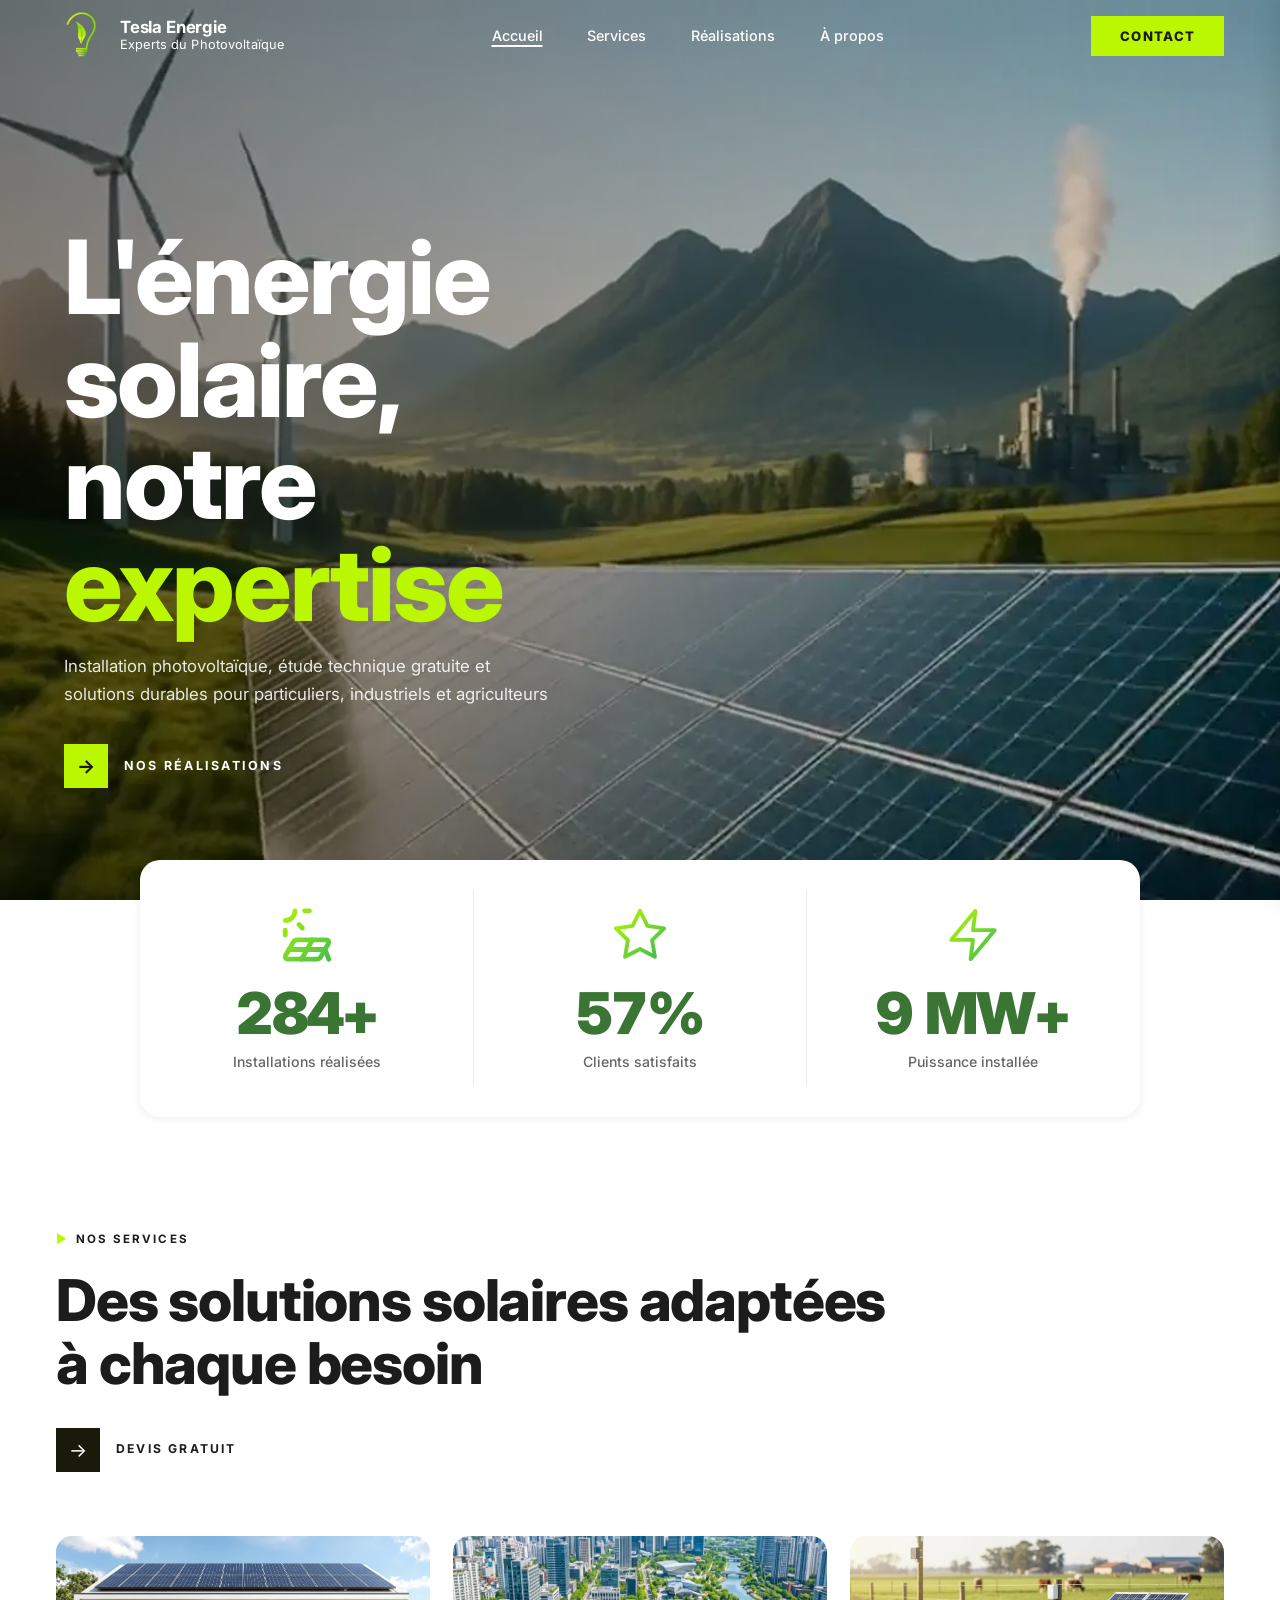
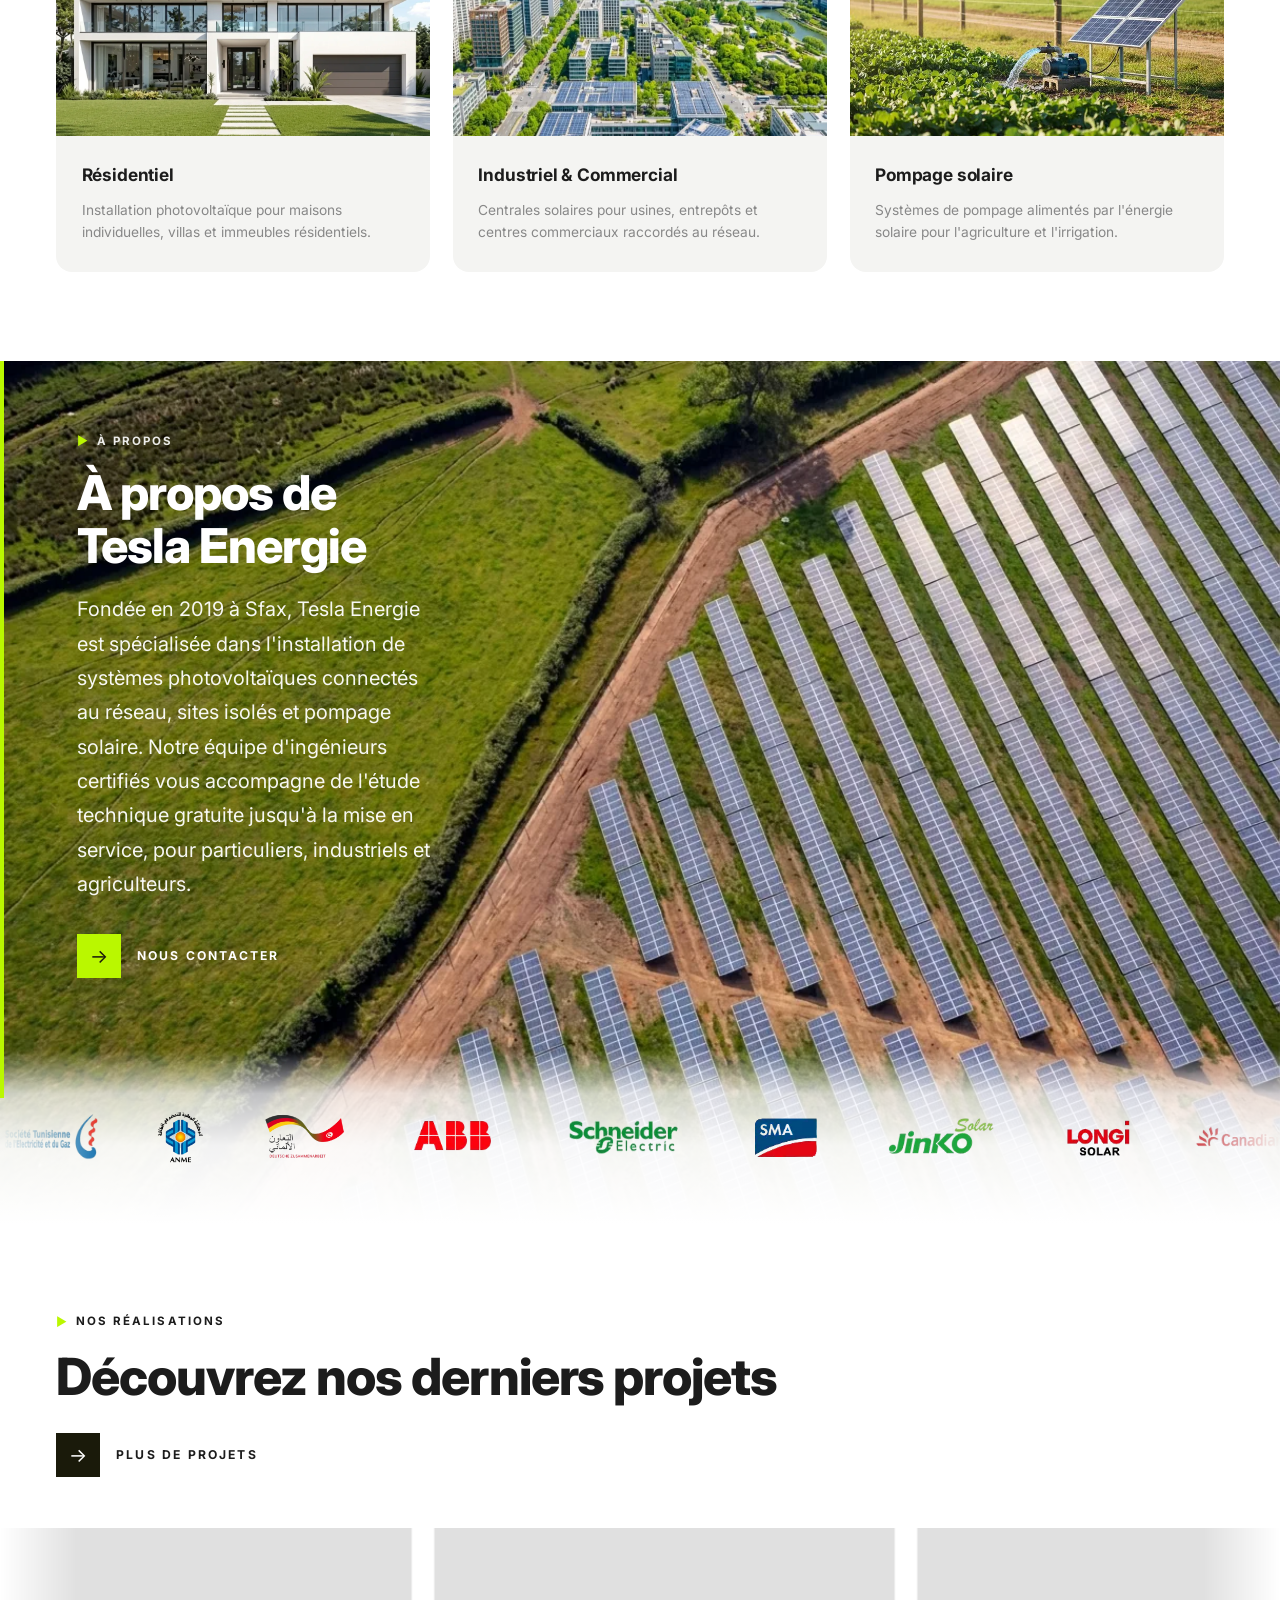
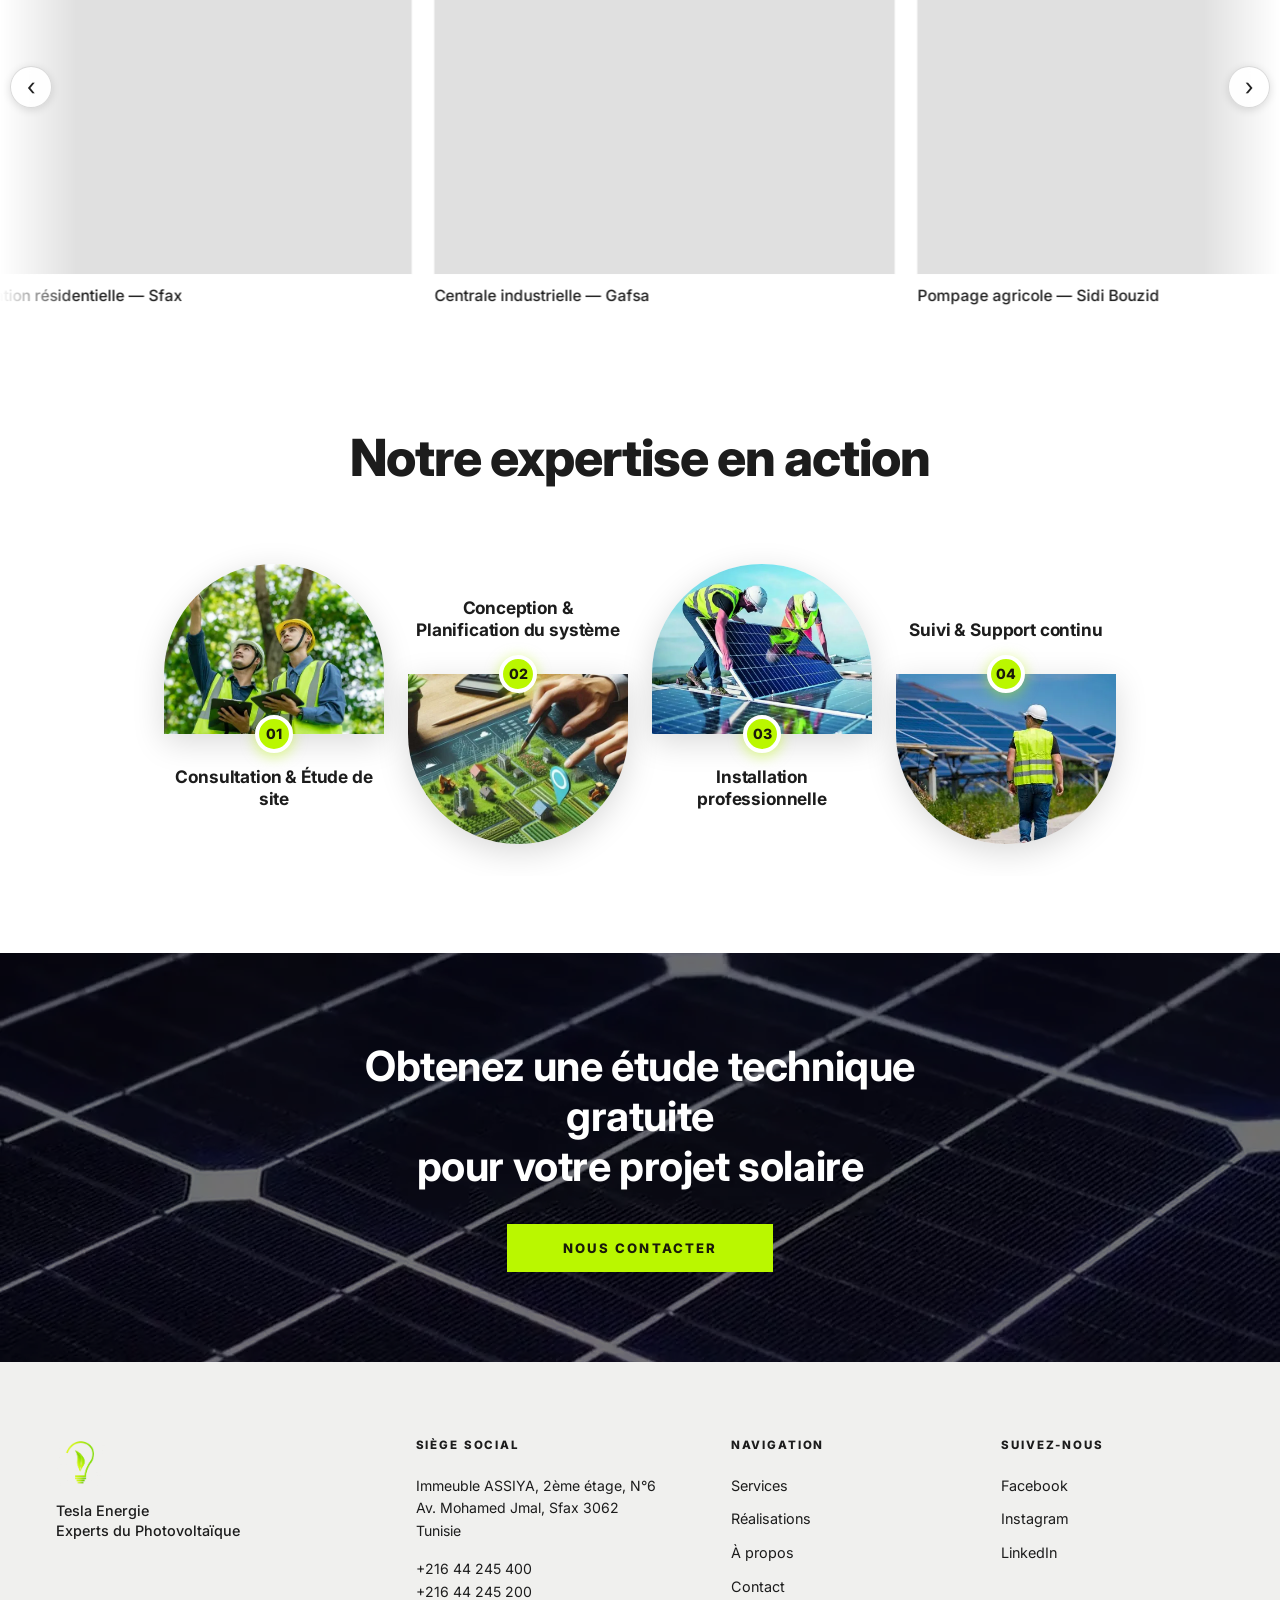
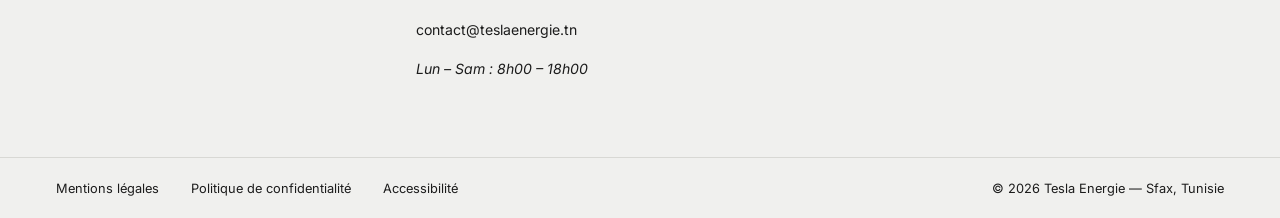
<file: index.html>
<!DOCTYPE html>
<html lang="fr">
<head>
  <meta charset="UTF-8" />
  <meta name="viewport" content="width=device-width, initial-scale=1.0" />
  <title>Tesla Energie — Les experts du Photovoltaïque à Sfax, Tunisie</title>
  <meta name="description" content="Tesla Energie, expert en installation de panneaux solaires photovoltaïques à Sfax, Tunisie. Solutions résidentielles, industrielles et agricoles. Étude technique gratuite." />
  <meta name="keywords" content="Tesla Energie, panneaux solaires, photovoltaïque, énergie solaire, Sfax, Tunisie, installation solaire, pompage solaire, énergie renouvelable" />
  <meta name="author" content="Tesla Energie" />
  <meta name="robots" content="index, follow" />
  <link rel="canonical" href="https://teslaenergie.netlify.app/" />
  <link rel="sitemap" type="application/xml" href="/sitemap.xml" />

  <!-- Open Graph (Facebook, LinkedIn) -->
  <meta property="og:title" content="Tesla Energie — Les experts du Photovoltaïque à Sfax, Tunisie" />
  <meta property="og:description" content="Installation de panneaux solaires photovoltaïques. Solutions résidentielles, industrielles et agricoles. Étude technique gratuite." />
  <meta property="og:type" content="website" />
  <meta property="og:url" content="https://teslaenergie.netlify.app/" />
  <meta property="og:image" content="https://teslaenergie.netlify.app/images-videos/og-image.jpg" />
  <meta property="og:image:type" content="image/jpeg" />
  <meta property="og:image:width" content="1424" />
  <meta property="og:image:height" content="752" />
  <meta property="og:image:alt" content="Tesla Energie — Expert en panneaux solaires à Sfax, Tunisie" />
  <meta property="og:locale" content="fr_TN" />
  <meta property="og:site_name" content="Tesla Energie" />

  <!-- Twitter Card -->
  <meta name="twitter:card" content="summary_large_image" />
  <meta name="twitter:title" content="Tesla Energie — Les experts du Photovoltaïque" />
  <meta name="twitter:description" content="Installation de panneaux solaires photovoltaïques à Sfax, Tunisie. Étude technique gratuite." />
  <meta name="twitter:image" content="https://teslaenergie.netlify.app/images-videos/og-image.jpg" />

  <link rel="icon" type="image/png" href="images-videos/favicon.png" />

  <!-- Schema.org JSON-LD — Local Business -->
  <script type="application/ld+json">
  {
    "@context": "https://schema.org",
    "@type": ["LocalBusiness", "Organization"],
    "name": "Tesla Energie",
    "description": "Expert en installation de systèmes photovoltaïques à Sfax, Tunisie. Solutions résidentielles, industrielles et agricoles.",
    "url": "https://teslaenergie.netlify.app/",
    "logo": "https://teslaenergie.netlify.app/images-videos/logo.png",
    "image": "https://teslaenergie.netlify.app/images-videos/og-image.jpg",
    "telephone": "+21644245400",
    "contactPoint": [
      {
        "@type": "ContactPoint",
        "telephone": "+21644245400",
        "contactType": "customer service"
      },
      {
        "@type": "ContactPoint",
        "telephone": "+21644245200",
        "contactType": "customer service"
      }
    ],
    "email": "contact@teslaenergie.tn",
    "foundingDate": "2019",
    "address": {
      "@type": "PostalAddress",
      "streetAddress": "Immeuble ASSIYA, 2ème étage, N°6, Av. Mohamed Jmal",
      "addressLocality": "Sfax",
      "postalCode": "3062",
      "addressCountry": "TN"
    },
    "geo": {
      "@type": "GeoCoordinates",
      "latitude": 34.7406,
      "longitude": 10.7603
    },
    "openingHoursSpecification": [
      {
        "@type": "OpeningHoursSpecification",
        "dayOfWeek": ["Monday","Tuesday","Wednesday","Thursday","Friday","Saturday"],
        "opens": "08:00",
        "closes": "18:00"
      }
    ],
    "sameAs": [
      "https://www.facebook.com/TESLASFAX",
      "https://www.instagram.com/tesla_energie/",
      "https://www.linkedin.com/company/tesla-energie/"
    ],
    "priceRange": "$$",
    "currenciesAccepted": "TND",
    "areaServed": {
      "@type": "Country",
      "name": "Tunisie"
    },
    "hasOfferCatalog": {
      "@type": "OfferCatalog",
      "name": "Services photovoltaïques",
      "itemListElement": [
        { "@type": "Offer", "itemOffered": { "@type": "Service", "name": "Installation résidentielle" } },
        { "@type": "Offer", "itemOffered": { "@type": "Service", "name": "Installation industrielle et commerciale" } },
        { "@type": "Offer", "itemOffered": { "@type": "Service", "name": "Pompage solaire" } }
      ]
    }
  }
  </script>
  <link rel="stylesheet" href="styles.css?v=12" />
  <link rel="preconnect" href="https://fonts.googleapis.com" />
  <link rel="preconnect" href="https://fonts.gstatic.com" crossorigin />
  <link rel="preload" as="style" href="https://fonts.googleapis.com/css2?family=Inter:wght@300;400;500;600;700;800;900&display=optional" onload="this.onload=null;this.rel='stylesheet'" />
  <noscript><link rel="stylesheet" href="https://fonts.googleapis.com/css2?family=Inter:wght@300;400;500;600;700;800;900&display=optional" /></noscript>
  <link rel="preload" as="image" href="images-videos/hero-poster-mobile.webp" type="image/webp" fetchpriority="high" media="(max-width: 767px)" />
  <link rel="preload" as="image" href="images-videos/hero-poster.webp" type="image/webp" fetchpriority="high" media="(min-width: 768px)" />
</head>
<body>

  <!-- ========== PRELOADER ========== -->
  <div id="preloader">
    <img src="images-videos/logo.webp" alt="Tesla Energie" class="preloader__logo" width="500" height="500" />
    <div class="preloader__bar">
      <div class="preloader__fill" id="preloaderFill"></div>
    </div>
    <p class="preloader__text">Chargement…</p>
  </div>

  <!-- ========== NAV ========== -->
  <nav class="nav" id="nav">
    <a href="#home" class="nav__logo">
      <img class="nav__logo-icon" src="images-videos/logo.webp" alt="Tesla Energie" width="52" height="52" data-critical fetchpriority="high" />
      <div class="nav__logo-text">
        <span class="nav__logo-name">Tesla Energie</span>
        <span class="nav__logo-sub">Experts du Photovoltaïque</span>
      </div>
    </a>

    <ul class="nav__links">
      <li><a href="#home"     class="nav__link nav__link--active">Accueil</a></li>
      <li><a href="#services" class="nav__link">Services</a></li>
      <li><a href="#projects" class="nav__link">Réalisations</a></li>
      <li><a href="#about"    class="nav__link">À propos</a></li>
    </ul>

    <div class="nav__actions">
      <a href="#contact" class="nav__cta">CONTACT</a>
      <button class="nav__hamburger" id="hamburger" aria-label="Menu">
        <span></span><span></span><span></span>
      </button>
    </div>
  </nav>

  <!-- Mobile overlay + menu -->
  <div class="mobile-overlay" id="mobileOverlay"></div>
  <div class="mobile-menu" id="mobileMenu">
    <button class="mobile-menu__close" id="menuClose">✕</button>
    <ul>
      <li><a href="#home"     class="close-menu">Accueil</a></li>
      <li><a href="#services" class="close-menu">Services</a></li>
      <li><a href="#projects" class="close-menu">Réalisations</a></li>
      <li><a href="#about"    class="close-menu">À propos</a></li>
      <li><a href="#contact"  class="close-menu">Contact</a></li>
    </ul>
  </div>

  <!-- ========== HERO ========== -->
  <section class="hero" id="home">
    <div class="hero__bg">
      <picture class="hero__poster">
        <source media="(max-width: 767px)" srcset="images-videos/hero-poster-mobile.webp" type="image/webp" />
        <img src="images-videos/hero-poster.webp"
             alt=""
             width="1280"
             height="854"
             fetchpriority="high"
             decoding="async"
             aria-hidden="true" />
      </picture>
      <video class="hero__video" autoplay muted loop playsinline preload="metadata" poster="images-videos/hero-poster.webp">
        <source src="images-videos/videoHeroSection.mp4" type="video/mp4">
      </video>
      <div class="hero__overlay"></div>
    </div>

    <div class="hero__content">
      <h1 class="hero__title">L'énergie solaire,<br>notre <span class="hero__word" aria-live="polite">expertise</span></h1>
      <p class="hero__subtitle">
        Installation photovoltaïque, étude technique gratuite et<br/>
        solutions durables pour particuliers, industriels et agriculteurs
      </p>
      <a href="#projects" class="hero__cta">
        <span class="hero__cta-arrow">→</span>
        <span class="hero__cta-text">NOS RÉALISATIONS</span>
      </a>
    </div>

  </section>

  <!-- ========== STATS ========== -->
  <section class="stats">
    <div class="stats__card">
      <div class="stats__item">
        <div class="stats__icon">
          <!-- Lucide: solar-panel (official) -->
          <svg width="58" height="58" viewBox="0 0 24 24" fill="none" stroke="url(#g-solar)" stroke-width="2" stroke-linecap="round" stroke-linejoin="round">
            <defs>
              <linearGradient id="g-solar" gradientUnits="userSpaceOnUse" x1="0" y1="0" x2="24" y2="24">
                <stop offset="0%" stop-color="#BAF700"/>
                <stop offset="100%" stop-color="#3cba54"/>
              </linearGradient>
            </defs>
            <path d="M11 2h2"/>
            <path d="m14.28 14-4.56 8"/>
            <path d="m21 22-1.558-4H4.558"/>
            <path d="M3 10v2"/>
            <path d="M6.245 15.04A2 2 0 0 1 8 14h12a1 1 0 0 1 .864 1.505l-3.11 5.457A2 2 0 0 1 16 22H4a1 1 0 0 1-.863-1.506z"/>
            <path d="M7 2a4 4 0 0 1-4 4"/>
            <path d="m8.66 7.66 1.41 1.41"/>
          </svg>
        </div>
        <span class="stats__number" data-target="500" data-suffix="+">0+</span>
        <span class="stats__label">Installations réalisées</span>
      </div>
      <div class="stats__divider"></div>
      <div class="stats__item">
        <div class="stats__icon">
          <!-- Lucide: star -->
          <svg width="58" height="58" viewBox="0 0 24 24" fill="none" stroke="url(#g-star)" stroke-width="1.6" stroke-linecap="round" stroke-linejoin="round">
            <defs>
              <linearGradient id="g-star" x1="0%" y1="0%" x2="100%" y2="100%">
                <stop offset="0%" stop-color="#BAF700"/>
                <stop offset="100%" stop-color="#3cba54"/>
              </linearGradient>
            </defs>
            <polygon points="12 2 15.09 8.26 22 9.27 17 14.14 18.18 21.02 12 17.77 5.82 21.02 7 14.14 2 9.27 8.91 8.26 12 2"/>
          </svg>
        </div>
        <span class="stats__number" data-target="100" data-suffix="%">0%</span>
        <span class="stats__label">Clients satisfaits</span>
      </div>
      <div class="stats__divider"></div>
      <div class="stats__item">
        <div class="stats__icon">
          <!-- Lucide: zap (lightning) -->
          <svg width="58" height="58" viewBox="0 0 24 24" fill="none" stroke="url(#g-zap)" stroke-width="1.6" stroke-linecap="round" stroke-linejoin="round">
            <defs>
              <linearGradient id="g-zap" x1="0%" y1="0%" x2="100%" y2="100%">
                <stop offset="0%" stop-color="#BAF700"/>
                <stop offset="100%" stop-color="#3cba54"/>
              </linearGradient>
            </defs>
            <polygon points="13 2 3 14 12 14 11 22 21 10 12 10 13 2"/>
          </svg>
        </div>
        <span class="stats__number" data-target="15" data-suffix=" MW+">0 MW+</span>
        <span class="stats__label">Puissance installée</span>
      </div>
    </div>
  </section>

  <!-- ========== SERVICES ========== -->
  <section class="services" id="services">
    <div class="services__header">
      <div class="services__tag" data-reveal>
        <span class="services__tag-arrow">&#9658;</span>
        <span>NOS SERVICES</span>
      </div>
      <h2 class="services__title" data-reveal style="--reveal-delay:120ms">Des solutions solaires adaptées<br/> à chaque besoin</h2>
      <a href="#contact" class="services__cta" data-reveal style="--reveal-delay:240ms">
        <span class="services__cta-arrow">→</span>
        <span class="services__cta-text">DEVIS GRATUIT</span>
      </a>
    </div>

    <div class="services__grid">

      <div class="service-card" data-reveal style="--reveal-delay:80ms">
        <div class="service-card__photo" style="background-image: url('images-videos/solar-solutions/R%C3%A9sidentiel.webp')"></div>
        <div class="service-card__body">
          <h3 class="service-card__name">Résidentiel</h3>
          <p class="service-card__desc">Installation photovoltaïque pour maisons individuelles, villas et immeubles résidentiels.</p>
        </div>
      </div>

      <div class="service-card" data-reveal style="--reveal-delay:200ms">
        <div class="service-card__photo" style="background-image: url('images-videos/solar-solutions/Industriel%20%26%20Commercial.webp')"></div>
        <div class="service-card__body">
          <h3 class="service-card__name">Industriel &amp; Commercial</h3>
          <p class="service-card__desc">Centrales solaires pour usines, entrepôts et centres commerciaux raccordés au réseau.</p>
        </div>
      </div>

      <div class="service-card" data-reveal style="--reveal-delay:320ms">
        <div class="service-card__photo" style="background-image: url('images-videos/solar-solutions/Pompage%20solaire.webp')"></div>
        <div class="service-card__body">
          <h3 class="service-card__name">Pompage solaire</h3>
          <p class="service-card__desc">Systèmes de pompage alimentés par l'énergie solaire pour l'agriculture et l'irrigation.</p>
        </div>
      </div>

    </div>
  </section>

  <!-- ========== ABOUT + PARTENAIRES (photo commune) ========== -->
  <div class="photo-backdrop">
  <section class="about" id="about">
    <div class="about__photo"></div>
    <div class="about__overlay"></div>
    <div class="about__bar"></div>

    <div class="about__content">
      <div class="about__tag" data-reveal="left">
        <span class="about__tag-arrow">&#9658;</span>
        <span>À PROPOS</span>
      </div>
      <h2 class="about__title" data-reveal="left" style="--reveal-delay:120ms">À propos de Tesla Energie</h2>
      <p class="about__text" data-reveal="left" style="--reveal-delay:230ms">
        Fondée en 2019 à Sfax, Tesla Energie est spécialisée dans l'installation
        de systèmes photovoltaïques connectés au réseau, sites isolés et pompage
        solaire. Notre équipe d'ingénieurs certifiés vous accompagne de l'étude
        technique gratuite jusqu'à la mise en service, pour particuliers,
        industriels et agriculteurs.
      </p>
      <a href="#contact" class="about__cta" data-reveal="left" style="--reveal-delay:350ms">
        <span class="about__cta-arrow">→</span>
        <span class="about__cta-text">NOUS CONTACTER</span>
      </a>
    </div>
  </section>

  <!-- ========== PARTENAIRES ========== -->
  <section class="clients">
<div class="clients__marquee">
      <div class="clients__track">
        <div class="client-logo"><img src="images-videos/logo-partenaires/steg-removebg-preview.webp"          width="516" height="269" alt="STEG"           loading="lazy" /></div>
        <div class="client-logo"><img src="images-videos/logo-partenaires/anme-removebg-preview.webp"          width="345" height="363" alt="ANME"           loading="lazy" /></div>
        <div class="client-logo"><img src="images-videos/logo-partenaires/giz-removebg-preview.webp"           width="645" height="387" alt="GIZ"            loading="lazy" /></div>
        <div class="client-logo"><img src="images-videos/logo-partenaires/abb-removebg-preview.webp"           width="143" height="73"  alt="ABB"            loading="lazy" /></div>
        <div class="client-logo"><img src="images-videos/logo-partenaires/schneider-removebg-preview.webp"     width="204" height="69"  alt="Schneider"      loading="lazy" /></div>
        <div class="client-logo"><img src="images-videos/logo-partenaires/sma-removebg-preview.webp"           width="110" height="76"  alt="SMA"            loading="lazy" /></div>
        <div class="client-logo"><img src="images-videos/logo-partenaires/jinko-removebg-preview.webp"         width="226" height="96"  alt="Jinko Solar"    loading="lazy" /></div>
        <div class="client-logo"><img src="images-videos/logo-partenaires/longi-removebg-preview.webp"         width="118" height="75"  alt="LONGi Solar"    loading="lazy" /></div>
        <div class="client-logo"><img src="images-videos/logo-partenaires/canadianSolar-removebg-preview.webp" width="332" height="75"  alt="Canadian Solar" loading="lazy" /></div>
        <div class="client-logo"><img src="images-videos/logo-partenaires/jaSolar-removebg-preview.webp"       width="670" height="372" alt="JA Solar"       loading="lazy" /></div>
        <div class="client-logo"><img src="images-videos/logo-partenaires/thinkpower-removebg-preview.webp"    width="152" height="92"  alt="Think Power"    loading="lazy" /></div>
        <div class="client-logo"><img src="images-videos/logo-partenaires/veichi-removebg-preview.webp"        width="197" height="62"  alt="Veichi"         loading="lazy" /></div>
        <div class="client-logo"><img src="images-videos/logo-partenaires/kbe-removebg-preview.webp"           width="240" height="152" alt="KBE"            loading="lazy" /></div>
        <div class="client-logo"><img src="images-videos/logo-partenaires/topcalbe-removebg-preview.webp"      width="266" height="91"  alt="Top Cable"      loading="lazy" /></div>
        <div class="client-logo"><img src="images-videos/logo-partenaires/enis-removebg-preview.webp"          width="800" height="206" alt="ENIS"           loading="lazy" /></div>
        <div class="client-logo"><img src="images-videos/logo-partenaires/assad-removebg-preview.webp"         width="429" height="71"  alt="Assad"          loading="lazy" /></div>
        <!-- duplicate for seamless loop -->
        <div class="client-logo" aria-hidden="true"><img src="images-videos/logo-partenaires/steg-removebg-preview.webp"          width="516" height="269" alt="" loading="lazy" /></div>
        <div class="client-logo" aria-hidden="true"><img src="images-videos/logo-partenaires/anme-removebg-preview.webp"          width="345" height="363" alt="" loading="lazy" /></div>
        <div class="client-logo" aria-hidden="true"><img src="images-videos/logo-partenaires/giz-removebg-preview.webp"           width="645" height="387" alt="" loading="lazy" /></div>
        <div class="client-logo" aria-hidden="true"><img src="images-videos/logo-partenaires/abb-removebg-preview.webp"           width="143" height="73"  alt="" loading="lazy" /></div>
        <div class="client-logo" aria-hidden="true"><img src="images-videos/logo-partenaires/schneider-removebg-preview.webp"     width="204" height="69"  alt="" loading="lazy" /></div>
        <div class="client-logo" aria-hidden="true"><img src="images-videos/logo-partenaires/sma-removebg-preview.webp"           width="110" height="76"  alt="" loading="lazy" /></div>
        <div class="client-logo" aria-hidden="true"><img src="images-videos/logo-partenaires/jinko-removebg-preview.webp"         width="226" height="96"  alt="" loading="lazy" /></div>
        <div class="client-logo" aria-hidden="true"><img src="images-videos/logo-partenaires/longi-removebg-preview.webp"         width="118" height="75"  alt="" loading="lazy" /></div>
        <div class="client-logo" aria-hidden="true"><img src="images-videos/logo-partenaires/canadianSolar-removebg-preview.webp" width="332" height="75"  alt="" loading="lazy" /></div>
        <div class="client-logo" aria-hidden="true"><img src="images-videos/logo-partenaires/jaSolar-removebg-preview.webp"       width="670" height="372" alt="" loading="lazy" /></div>
        <div class="client-logo" aria-hidden="true"><img src="images-videos/logo-partenaires/thinkpower-removebg-preview.webp"    width="152" height="92"  alt="" loading="lazy" /></div>
        <div class="client-logo" aria-hidden="true"><img src="images-videos/logo-partenaires/veichi-removebg-preview.webp"        width="197" height="62"  alt="" loading="lazy" /></div>
        <div class="client-logo" aria-hidden="true"><img src="images-videos/logo-partenaires/kbe-removebg-preview.webp"           width="240" height="152" alt="" loading="lazy" /></div>
        <div class="client-logo" aria-hidden="true"><img src="images-videos/logo-partenaires/topcalbe-removebg-preview.webp"      width="266" height="91"  alt="" loading="lazy" /></div>
        <div class="client-logo" aria-hidden="true"><img src="images-videos/logo-partenaires/enis-removebg-preview.webp"          width="800" height="206" alt="" loading="lazy" /></div>
        <div class="client-logo" aria-hidden="true"><img src="images-videos/logo-partenaires/assad-removebg-preview.webp"         width="429" height="71"  alt="" loading="lazy" /></div>
      </div>
    </div>
  </section>
  </div><!-- /.photo-backdrop -->

  <!-- ========== RÉALISATIONS ========== -->
  <section class="projects" id="projects">
    <div class="projects__header">
      <div class="projects__tag" data-reveal>
        <span class="projects__tag-arrow">&#9658;</span>
        <span>NOS RÉALISATIONS</span>
      </div>
      <h2 class="projects__title" data-reveal style="--reveal-delay:120ms">Découvrez nos derniers projets</h2>
      <a href="#contact" class="projects__cta" data-reveal style="--reveal-delay:240ms">
        <span class="projects__cta-arrow">→</span>
        <span class="projects__cta-text">PLUS DE PROJETS</span>
      </a>
    </div>

    <div class="projects__slider-wrap" data-reveal="scale" style="--reveal-delay:180ms">
      <button class="projects__nav projects__nav--prev" id="projPrev" aria-label="Précédent">&#8249;</button>

      <div class="projects__carousel-outer">
      <div class="projects__track" id="projTrack">

        <!-- ── Lot 1 : cartes originales ── -->
        <div class="project-card">
          <div class="project-card__img project-card__img--1">
            <div class="project-card__overlay">
              <h3 class="project-card__overlay-title">Installation résidentielle</h3>
              <p class="project-card__overlay-desc">Sfax — 15 kWc installés. Réduction de 80 % de la facture électrique annuelle.</p>
            </div>
          </div>
          <p class="project-card__name">Installation résidentielle — Sfax</p>
        </div>

        <div class="project-card">
          <div class="project-card__img project-card__img--2">
            <div class="project-card__overlay">
              <h3 class="project-card__overlay-title">Centrale industrielle</h3>
              <p class="project-card__overlay-desc">Gafsa — 200 kWc raccordés au réseau. Production annuelle de 320 MWh.</p>
            </div>
          </div>
          <p class="project-card__name">Centrale industrielle — Gafsa</p>
        </div>

        <div class="project-card">
          <div class="project-card__img project-card__img--3">
            <div class="project-card__overlay">
              <h3 class="project-card__overlay-title">Pompage agricole</h3>
              <p class="project-card__overlay-desc">Sidi Bouzid — 30 kWc off-grid alimentant 3 pompes sur 45 hectares de cultures.</p>
            </div>
          </div>
          <p class="project-card__name">Pompage agricole — Sidi Bouzid</p>
        </div>

        <div class="project-card">
          <div class="project-card__img project-card__img--4">
            <div class="project-card__overlay">
              <h3 class="project-card__overlay-title">Site isolé hors-réseau</h3>
              <p class="project-card__overlay-desc">Tataouine — 10 kWc + stockage 48 kWh. Électrification complète sans raccordement.</p>
            </div>
          </div>
          <p class="project-card__name">Site isolé hors-réseau — Tataouine</p>
        </div>

        <div class="project-card">
          <div class="project-card__img project-card__img--5">
            <div class="project-card__overlay">
              <h3 class="project-card__overlay-title">Parc solaire commercial</h3>
              <p class="project-card__overlay-desc">Sousse — 500 kWc en autoconsommation collective. Retour sur investissement en 5 ans.</p>
            </div>
          </div>
          <p class="project-card__name">Parc solaire commercial — Sousse</p>
        </div>

        <!-- ── Lot 2 : duplicatas pour boucle sans rupture ── -->
        <div class="project-card" aria-hidden="true">
          <div class="project-card__img project-card__img--1">
            <div class="project-card__overlay">
              <h3 class="project-card__overlay-title">Installation résidentielle</h3>
              <p class="project-card__overlay-desc">Sfax — 15 kWc installés. Réduction de 80 % de la facture électrique annuelle.</p>
            </div>
          </div>
          <p class="project-card__name">Installation résidentielle — Sfax</p>
        </div>

        <div class="project-card" aria-hidden="true">
          <div class="project-card__img project-card__img--2">
            <div class="project-card__overlay">
              <h3 class="project-card__overlay-title">Centrale industrielle</h3>
              <p class="project-card__overlay-desc">Gafsa — 200 kWc raccordés au réseau. Production annuelle de 320 MWh.</p>
            </div>
          </div>
          <p class="project-card__name">Centrale industrielle — Gafsa</p>
        </div>

        <div class="project-card" aria-hidden="true">
          <div class="project-card__img project-card__img--3">
            <div class="project-card__overlay">
              <h3 class="project-card__overlay-title">Pompage agricole</h3>
              <p class="project-card__overlay-desc">Sidi Bouzid — 30 kWc off-grid alimentant 3 pompes sur 45 hectares de cultures.</p>
            </div>
          </div>
          <p class="project-card__name">Pompage agricole — Sidi Bouzid</p>
        </div>

        <div class="project-card" aria-hidden="true">
          <div class="project-card__img project-card__img--4">
            <div class="project-card__overlay">
              <h3 class="project-card__overlay-title">Site isolé hors-réseau</h3>
              <p class="project-card__overlay-desc">Tataouine — 10 kWc + stockage 48 kWh. Électrification complète sans raccordement.</p>
            </div>
          </div>
          <p class="project-card__name">Site isolé hors-réseau — Tataouine</p>
        </div>

        <div class="project-card" aria-hidden="true">
          <div class="project-card__img project-card__img--5">
            <div class="project-card__overlay">
              <h3 class="project-card__overlay-title">Parc solaire commercial</h3>
              <p class="project-card__overlay-desc">Sousse — 500 kWc en autoconsommation collective. Retour sur investissement en 5 ans.</p>
            </div>
          </div>
          <p class="project-card__name">Parc solaire commercial — Sousse</p>
        </div>

      </div>
      </div><!-- /.projects__carousel-outer -->

      <button class="projects__nav projects__nav--next" id="projNext" aria-label="Suivant">&#8250;</button>
    </div><!-- /.projects__slider-wrap -->
  </section>

  <!-- ========== PROCESSUS ========== -->
  <section class="process">
    <div class="process__header">
      <h2 class="process__title" data-reveal>Notre expertise en action</h2>
    </div>

    <div class="process__grid">

      <!-- Étape 01 — image en haut -->
      <div class="process__item process__item--top" data-reveal="left" style="--reveal-delay:60ms">
        <div class="process__img-wrap">
          <div class="process__img process__img--s1"></div>
          <span class="process__num">01</span>
        </div>
        <div class="process__body">
          <h3 class="process__step-title">Consultation &amp; Étude de site</h3>
        </div>
      </div>

      <!-- Étape 02 — texte en haut, image en bas -->
      <div class="process__item process__item--bottom" data-reveal="right" style="--reveal-delay:180ms">
        <div class="process__body">
          <h3 class="process__step-title">Conception &amp; Planification du système</h3>
        </div>
        <div class="process__img-wrap">
          <div class="process__img process__img--s2"></div>
          <span class="process__num">02</span>
        </div>
      </div>

      <!-- Étape 03 — image en haut -->
      <div class="process__item process__item--top" data-reveal="left" style="--reveal-delay:300ms">
        <div class="process__img-wrap">
          <div class="process__img process__img--s3"></div>
          <span class="process__num">03</span>
        </div>
        <div class="process__body">
          <h3 class="process__step-title">Installation professionnelle</h3>
        </div>
      </div>

      <!-- Étape 04 — texte en haut, image en bas -->
      <div class="process__item process__item--bottom" data-reveal="right" style="--reveal-delay:420ms">
        <div class="process__body">
          <h3 class="process__step-title">Suivi &amp; Support continu</h3>
        </div>
        <div class="process__img-wrap">
          <div class="process__img process__img--s4"></div>
          <span class="process__num">04</span>
        </div>
      </div>

    </div>
  </section>

  <!-- ========== CTA BANNER ========== -->
  <section class="cta-banner" id="contact">

    <!-- Vidéo de fond -->
    <video class="cta-banner__video" autoplay muted loop playsinline preload="metadata" poster="images-videos/cta-poster.webp">
      <source src="images-videos/videoContactSection.mp4" type="video/mp4">
    </video>
    <div class="cta-banner__overlay"></div>

    <!-- État initial -->
    <div class="cta-banner__intro" id="ctaIntro">
      <h2 class="cta-banner__title" data-reveal style="--reveal-delay:80ms">Obtenez une étude technique gratuite<br/>pour votre projet solaire</h2>
      <button class="cta-banner__btn" id="ctaOpenForm" data-reveal style="--reveal-delay:260ms">NOUS CONTACTER</button>
    </div>

    <!-- Formulaire (masqué par défaut) -->
    <div class="cta-banner__form-wrap" id="ctaFormWrap">
      <h2 class="cta-banner__form-title">Envoyez-nous votre demande</h2>

      <form class="cta-form" id="ctaForm" novalidate>

        <div class="cta-form__field">
          <label for="cf-name">Nom complet *</label>
          <input type="text" id="cf-name" name="name" autocomplete="name" placeholder="Ahmed Ben Ali" required />
          <span class="cta-form__error" id="err-name" role="alert"></span>
        </div>

        <div class="cta-form__field">
          <label for="cf-phone">Téléphone *</label>
          <input type="tel" id="cf-phone" name="phone" autocomplete="tel" placeholder="+216 XX XXX XXX" required />
          <span class="cta-form__error" id="err-phone" role="alert"></span>
        </div>

        <div class="cta-form__field">
          <label for="cf-email">Email *</label>
          <input type="email" id="cf-email" name="email" autocomplete="email" placeholder="exemple@domaine.tn" required />
          <span class="cta-form__error" id="err-email" role="alert"></span>
        </div>

        <div class="cta-form__field">
          <label for="cf-type">Type de projet *</label>
          <div class="cta-form__select-wrap">
            <select id="cf-type" name="type" required>
              <option value="">— Sélectionnez —</option>
              <option value="residentiel">Résidentiel</option>
              <option value="industriel">Industriel &amp; Commercial</option>
              <option value="pompage">Pompage solaire</option>
              <option value="autre">Autre</option>
            </select>
            <svg class="cta-form__select-arrow" width="12" height="8" viewBox="0 0 12 8" fill="none" aria-hidden="true">
              <path d="M1 1l5 5 5-5" stroke="#1c1c1c" stroke-width="1.5" stroke-linecap="round"/>
            </svg>
          </div>
          <span class="cta-form__error" id="err-type" role="alert"></span>
        </div>

        <div class="cta-form__field cta-form__field--full">
          <label for="cf-message">Message</label>
          <textarea id="cf-message" name="message" rows="3" placeholder="Décrivez votre projet : surface disponible, consommation actuelle, objectifs…"></textarea>
        </div>

        <div class="cta-form__field cta-form__field--full cta-form__field--center">
          <button type="submit" class="cta-banner__btn cta-form__submit" id="cfSubmit">ENVOYER MA DEMANDE</button>
        </div>

      </form>

      <!-- Message de succès -->
      <div class="cta-form__success" id="ctaSuccess" hidden>
        <div class="cta-form__success-icon">
          <svg width="28" height="28" viewBox="0 0 28 28" fill="none" aria-hidden="true">
            <path d="M5 14l6 6L23 8" stroke="#BAF700" stroke-width="2.5" stroke-linecap="round" stroke-linejoin="round"/>
          </svg>
        </div>
        <h3 class="cta-form__success-title">Demande envoyée !</h3>
        <p class="cta-form__success-text">Notre équipe vous contactera dans les <strong>24 heures</strong>.</p>
      </div>

    </div>

  </section>

  <!-- ========== FOOTER ========== -->
  <footer class="footer">
    <div class="footer__main">

      <!-- Col 1: Brand -->
      <div class="footer__brand">
        <img class="footer__logo-icon" src="images-videos/logo.webp" alt="Tesla Energie" width="50" height="50" loading="lazy" />
        <p class="footer__brand-name">Tesla Energie<br/>Experts du Photovoltaïque</p>
      </div>

      <!-- Col 2: Siège social -->
      <div class="footer__col">
        <h3 class="footer__col-title">SIÈGE SOCIAL</h3>
        <p>Immeuble ASSIYA, 2ème étage, N°6<br/>Av. Mohamed Jmal, Sfax 3062<br/>Tunisie</p>
        <p>+216 44 245 400<br/>+216 44 245 200</p>
        <p>contact@teslaenergie.tn</p>
        <p class="footer__hours">Lun – Sam : 8h00 – 18h00</p>
      </div>

      <!-- Col 3: Navigation -->
      <div class="footer__col">
        <h3 class="footer__col-title">NAVIGATION</h3>
        <ul>
          <li><a href="#services">Services</a></li>
          <li><a href="#projects">Réalisations</a></li>
          <li><a href="#about">À propos</a></li>
          <li><a href="#contact">Contact</a></li>
        </ul>
      </div>

      <!-- Col 4: Suivez-nous -->
      <div class="footer__col">
        <h3 class="footer__col-title">SUIVEZ-NOUS</h3>
        <ul>
          <li><a href="https://www.facebook.com/TESLASFAX" target="_blank" rel="noopener">Facebook</a></li>
          <li><a href="https://www.instagram.com/tesla_energie/" target="_blank" rel="noopener">Instagram</a></li>
          <li><a href="https://www.linkedin.com/company/tesla-energie/" target="_blank" rel="noopener">LinkedIn</a></li>
        </ul>
      </div>

    </div>

    <!-- Bottom bar -->
    <div class="footer__bottom">
      <div class="footer__legal">
        <a href="mentions-legales.html">Mentions légales</a>
        <a href="politique-confidentialite.html">Politique de confidentialité</a>
        <a href="accessibilite.html">Accessibilité</a>
      </div>
      <p class="footer__copy">© 2026 Tesla Energie — Sfax, Tunisie</p>
    </div>
  </footer>

  <button id="scrollTop" aria-label="Retour en haut"></button>
  <script src="script.js?v=6"></script>
</body>
</html>
</file>
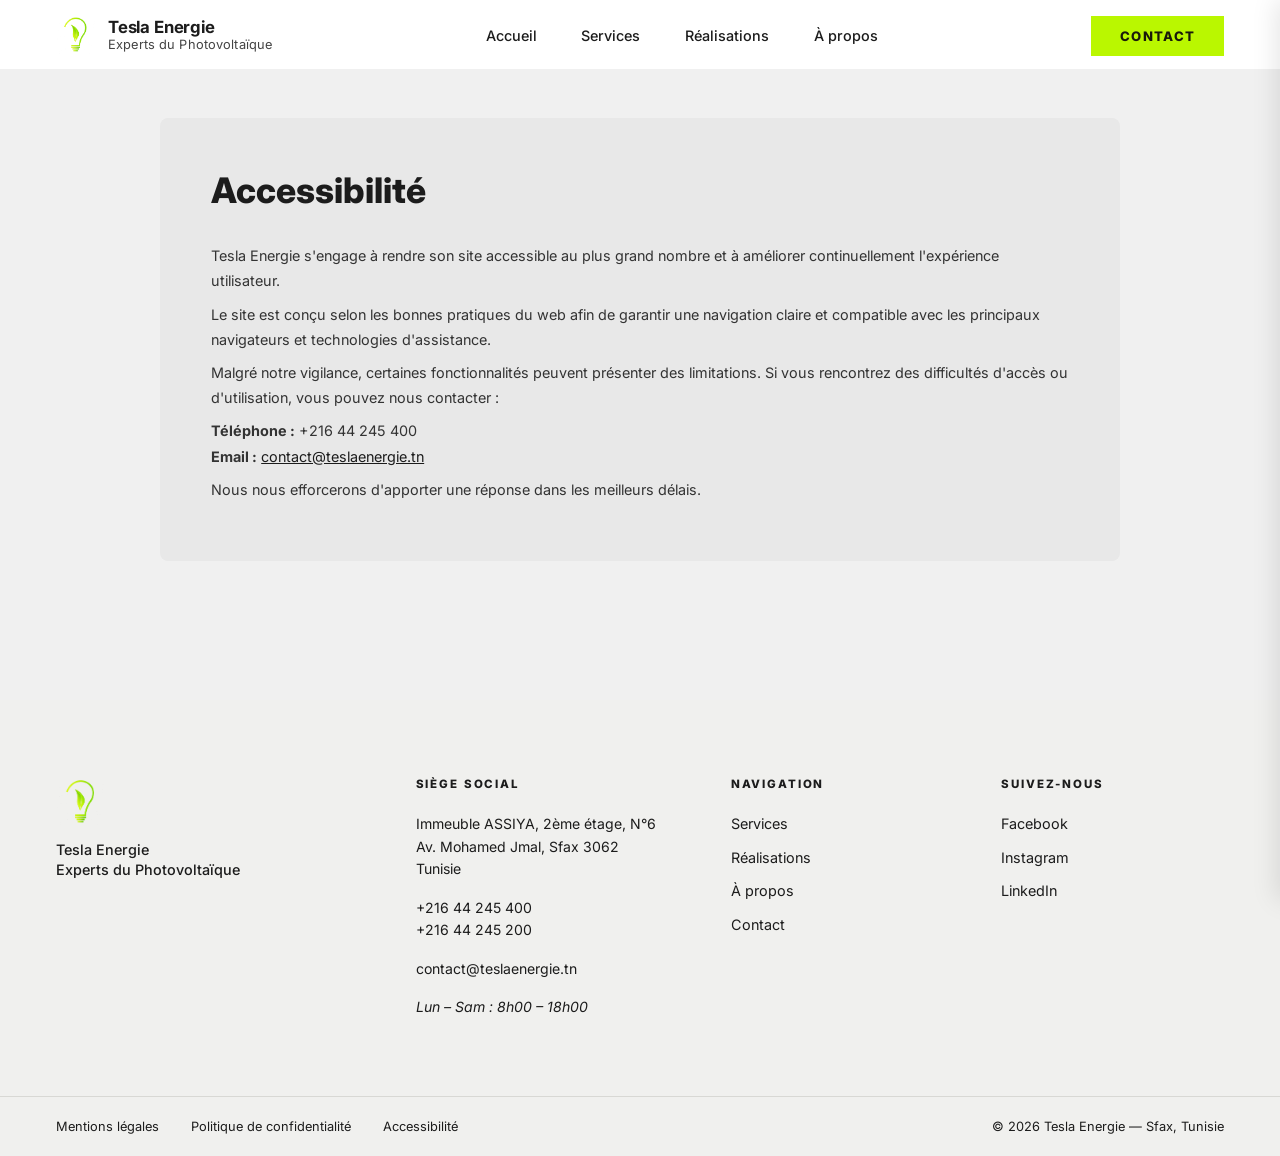
<file: accessibilite.html>
<!DOCTYPE html>
<html lang="fr">
<head>
  <meta charset="UTF-8" />
  <meta name="viewport" content="width=device-width, initial-scale=1.0" />
  <title>Accessibilité — Tesla Energie</title>
  <meta name="description" content="Déclaration d'accessibilité du site Tesla Energie. Notre engagement pour un site accessible à tous." />
  <meta name="robots" content="noindex, follow" />
  <link rel="icon" type="image/png" href="images-videos/favicon.png" />
  <link rel="stylesheet" href="styles.css" />
  <link rel="preconnect" href="https://fonts.googleapis.com" />
  <link rel="preconnect" href="https://fonts.gstatic.com" crossorigin />
  <link href="https://fonts.googleapis.com/css2?family=Inter:wght@300;400;500;600;700;800;900&display=swap" rel="stylesheet" />
</head>
<body>

  <nav class="nav nav--scrolled" id="nav" data-static>
    <a href="index.html" class="nav__logo">
      <img class="nav__logo-icon" src="images-videos/logo.png" alt="Tesla Energie" width="40" height="40" />
      <div class="nav__logo-text">
        <span class="nav__logo-name">Tesla Energie</span>
        <span class="nav__logo-sub">Experts du Photovoltaïque</span>
      </div>
    </a>
    <ul class="nav__links">
      <li><a href="index.html" class="nav__link">Accueil</a></li>
      <li><a href="index.html#services" class="nav__link">Services</a></li>
      <li><a href="index.html#projects" class="nav__link">Réalisations</a></li>
      <li><a href="index.html#about" class="nav__link">À propos</a></li>
    </ul>
    <div class="nav__actions">
      <a href="index.html#contact" class="nav__cta">CONTACT</a>
      <button class="nav__hamburger" id="hamburger" aria-label="Menu">
        <span></span><span></span><span></span>
      </button>
    </div>
  </nav>

  <div class="mobile-overlay" id="mobileOverlay"></div>
  <div class="mobile-menu" id="mobileMenu">
    <button class="mobile-menu__close" id="menuClose">✕</button>
    <ul>
      <li><a href="index.html" class="close-menu">Accueil</a></li>
      <li><a href="index.html#services" class="close-menu">Services</a></li>
      <li><a href="index.html#projects" class="close-menu">Réalisations</a></li>
      <li><a href="index.html#about" class="close-menu">À propos</a></li>
      <li><a href="index.html#contact" class="close-menu">Contact</a></li>
    </ul>
  </div>

  <div class="legal-page">
    <div class="legal-card">
      <h1>Accessibilité</h1>

      <p>Tesla Energie s'engage à rendre son site accessible au plus grand nombre et à améliorer continuellement l'expérience utilisateur.</p>

      <p>Le site est conçu selon les bonnes pratiques du web afin de garantir une navigation claire et compatible avec les principaux navigateurs et technologies d'assistance.</p>

      <p>Malgré notre vigilance, certaines fonctionnalités peuvent présenter des limitations. Si vous rencontrez des difficultés d'accès ou d'utilisation, vous pouvez nous contacter :</p>

      <p><strong>Téléphone :</strong> +216 44 245 400<br/>
      <strong>Email :</strong> <a href="mailto:contact@teslaenergie.tn" style="color:var(--text);text-decoration:underline">contact@teslaenergie.tn</a></p>

      <p>Nous nous efforcerons d'apporter une réponse dans les meilleurs délais.</p>
    </div>
  </div>

  <footer class="footer">
    <div class="footer__main">
      <div class="footer__brand">
        <img class="footer__logo-icon" src="images-videos/logo.png" alt="Tesla Energie" width="50" height="50" />
        <p class="footer__brand-name">Tesla Energie<br/>Experts du Photovoltaïque</p>
      </div>
      <div class="footer__col">
        <h5 class="footer__col-title">SIÈGE SOCIAL</h5>
        <p>Immeuble ASSIYA, 2ème étage, N°6<br/>Av. Mohamed Jmal, Sfax 3062<br/>Tunisie</p>
        <p>+216 44 245 400<br/>+216 44 245 200</p>
        <p>contact@teslaenergie.tn</p>
        <p class="footer__hours">Lun – Sam : 8h00 – 18h00</p>
      </div>
      <div class="footer__col">
        <h5 class="footer__col-title">NAVIGATION</h5>
        <ul>
          <li><a href="index.html#services">Services</a></li>
          <li><a href="index.html#projects">Réalisations</a></li>
          <li><a href="index.html#about">À propos</a></li>
          <li><a href="index.html#contact">Contact</a></li>
        </ul>
      </div>
      <div class="footer__col">
        <h5 class="footer__col-title">SUIVEZ-NOUS</h5>
        <ul>
          <li><a href="https://www.facebook.com/TESLASFAX" target="_blank" rel="noopener">Facebook</a></li>
          <li><a href="https://www.instagram.com/tesla_energie/" target="_blank" rel="noopener">Instagram</a></li>
          <li><a href="https://www.linkedin.com/company/tesla-energie/" target="_blank" rel="noopener">LinkedIn</a></li>
        </ul>
      </div>
    </div>
    <div class="footer__bottom">
      <div class="footer__legal">
        <a href="mentions-legales.html">Mentions légales</a>
        <a href="politique-confidentialite.html">Politique de confidentialité</a>
        <a href="accessibilite.html">Accessibilité</a>
      </div>
      <p class="footer__copy">© 2026 Tesla Energie — Sfax, Tunisie</p>
    </div>
  </footer>

  <script src="script.js"></script>
</body>
</html>
</file>
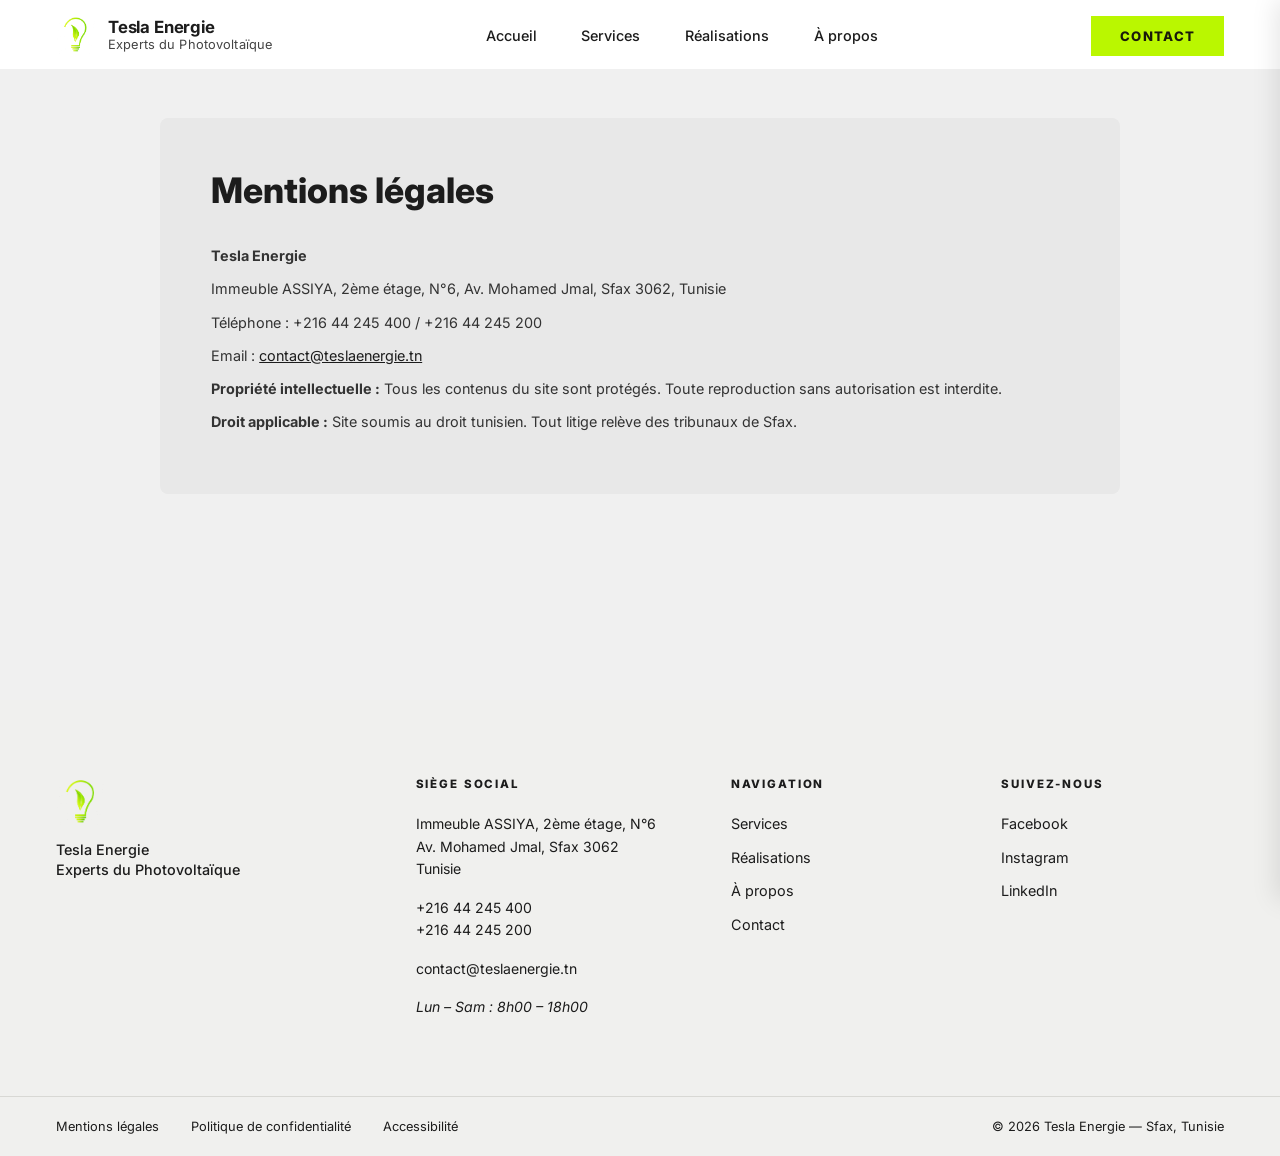
<file: mentions-legales.html>
<!DOCTYPE html>
<html lang="fr">
<head>
  <meta charset="UTF-8" />
  <meta name="viewport" content="width=device-width, initial-scale=1.0" />
  <title>Mentions légales — Tesla Energie</title>
  <meta name="description" content="Mentions légales du site Tesla Energie, expert en installation photovoltaïque à Sfax, Tunisie." />
  <meta name="robots" content="noindex, follow" />
  <link rel="icon" type="image/png" href="images-videos/favicon.png" />
  <link rel="stylesheet" href="styles.css" />
  <link rel="preconnect" href="https://fonts.googleapis.com" />
  <link rel="preconnect" href="https://fonts.gstatic.com" crossorigin />
  <link href="https://fonts.googleapis.com/css2?family=Inter:wght@300;400;500;600;700;800;900&display=swap" rel="stylesheet" />
</head>
<body>

  <nav class="nav nav--scrolled" id="nav" data-static>
    <a href="index.html" class="nav__logo">
      <img class="nav__logo-icon" src="images-videos/logo.png" alt="Tesla Energie" width="40" height="40" />
      <div class="nav__logo-text">
        <span class="nav__logo-name">Tesla Energie</span>
        <span class="nav__logo-sub">Experts du Photovoltaïque</span>
      </div>
    </a>
    <ul class="nav__links">
      <li><a href="index.html" class="nav__link">Accueil</a></li>
      <li><a href="index.html#services" class="nav__link">Services</a></li>
      <li><a href="index.html#projects" class="nav__link">Réalisations</a></li>
      <li><a href="index.html#about" class="nav__link">À propos</a></li>
    </ul>
    <div class="nav__actions">
      <a href="index.html#contact" class="nav__cta">CONTACT</a>
      <button class="nav__hamburger" id="hamburger" aria-label="Menu">
        <span></span><span></span><span></span>
      </button>
    </div>
  </nav>

  <div class="mobile-overlay" id="mobileOverlay"></div>
  <div class="mobile-menu" id="mobileMenu">
    <button class="mobile-menu__close" id="menuClose">✕</button>
    <ul>
      <li><a href="index.html" class="close-menu">Accueil</a></li>
      <li><a href="index.html#services" class="close-menu">Services</a></li>
      <li><a href="index.html#projects" class="close-menu">Réalisations</a></li>
      <li><a href="index.html#about" class="close-menu">À propos</a></li>
      <li><a href="index.html#contact" class="close-menu">Contact</a></li>
    </ul>
  </div>

  <div class="legal-page">
    <div class="legal-card">
      <h1>Mentions légales</h1>

      <p><strong>Tesla Energie</strong></p>

      <p>Immeuble ASSIYA, 2ème étage, N°6, Av. Mohamed Jmal, Sfax 3062, Tunisie</p>

      <p>Téléphone : +216 44 245 400 / +216 44 245 200</p>

      <p>Email : <a href="mailto:contact@teslaenergie.tn" style="color:var(--text);text-decoration:underline">contact@teslaenergie.tn</a></p>

      <p><strong>Propriété intellectuelle :</strong> Tous les contenus du site sont protégés. Toute reproduction sans autorisation est interdite.</p>

      <p><strong>Droit applicable :</strong> Site soumis au droit tunisien. Tout litige relève des tribunaux de Sfax.</p>
    </div>
  </div>

  <footer class="footer">
    <div class="footer__main">
      <div class="footer__brand">
        <img class="footer__logo-icon" src="images-videos/logo.png" alt="Tesla Energie" width="50" height="50" />
        <p class="footer__brand-name">Tesla Energie<br/>Experts du Photovoltaïque</p>
      </div>
      <div class="footer__col">
        <h5 class="footer__col-title">SIÈGE SOCIAL</h5>
        <p>Immeuble ASSIYA, 2ème étage, N°6<br/>Av. Mohamed Jmal, Sfax 3062<br/>Tunisie</p>
        <p>+216 44 245 400<br/>+216 44 245 200</p>
        <p>contact@teslaenergie.tn</p>
        <p class="footer__hours">Lun – Sam : 8h00 – 18h00</p>
      </div>
      <div class="footer__col">
        <h5 class="footer__col-title">NAVIGATION</h5>
        <ul>
          <li><a href="index.html#services">Services</a></li>
          <li><a href="index.html#projects">Réalisations</a></li>
          <li><a href="index.html#about">À propos</a></li>
          <li><a href="index.html#contact">Contact</a></li>
        </ul>
      </div>
      <div class="footer__col">
        <h5 class="footer__col-title">SUIVEZ-NOUS</h5>
        <ul>
          <li><a href="https://www.facebook.com/TESLASFAX" target="_blank" rel="noopener">Facebook</a></li>
          <li><a href="https://www.instagram.com/tesla_energie/" target="_blank" rel="noopener">Instagram</a></li>
          <li><a href="https://www.linkedin.com/company/tesla-energie/" target="_blank" rel="noopener">LinkedIn</a></li>
        </ul>
      </div>
    </div>
    <div class="footer__bottom">
      <div class="footer__legal">
        <a href="mentions-legales.html">Mentions légales</a>
        <a href="politique-confidentialite.html">Politique de confidentialité</a>
        <a href="accessibilite.html">Accessibilité</a>
      </div>
      <p class="footer__copy">© 2026 Tesla Energie — Sfax, Tunisie</p>
    </div>
  </footer>

  <script src="script.js"></script>
</body>
</html>
</file>
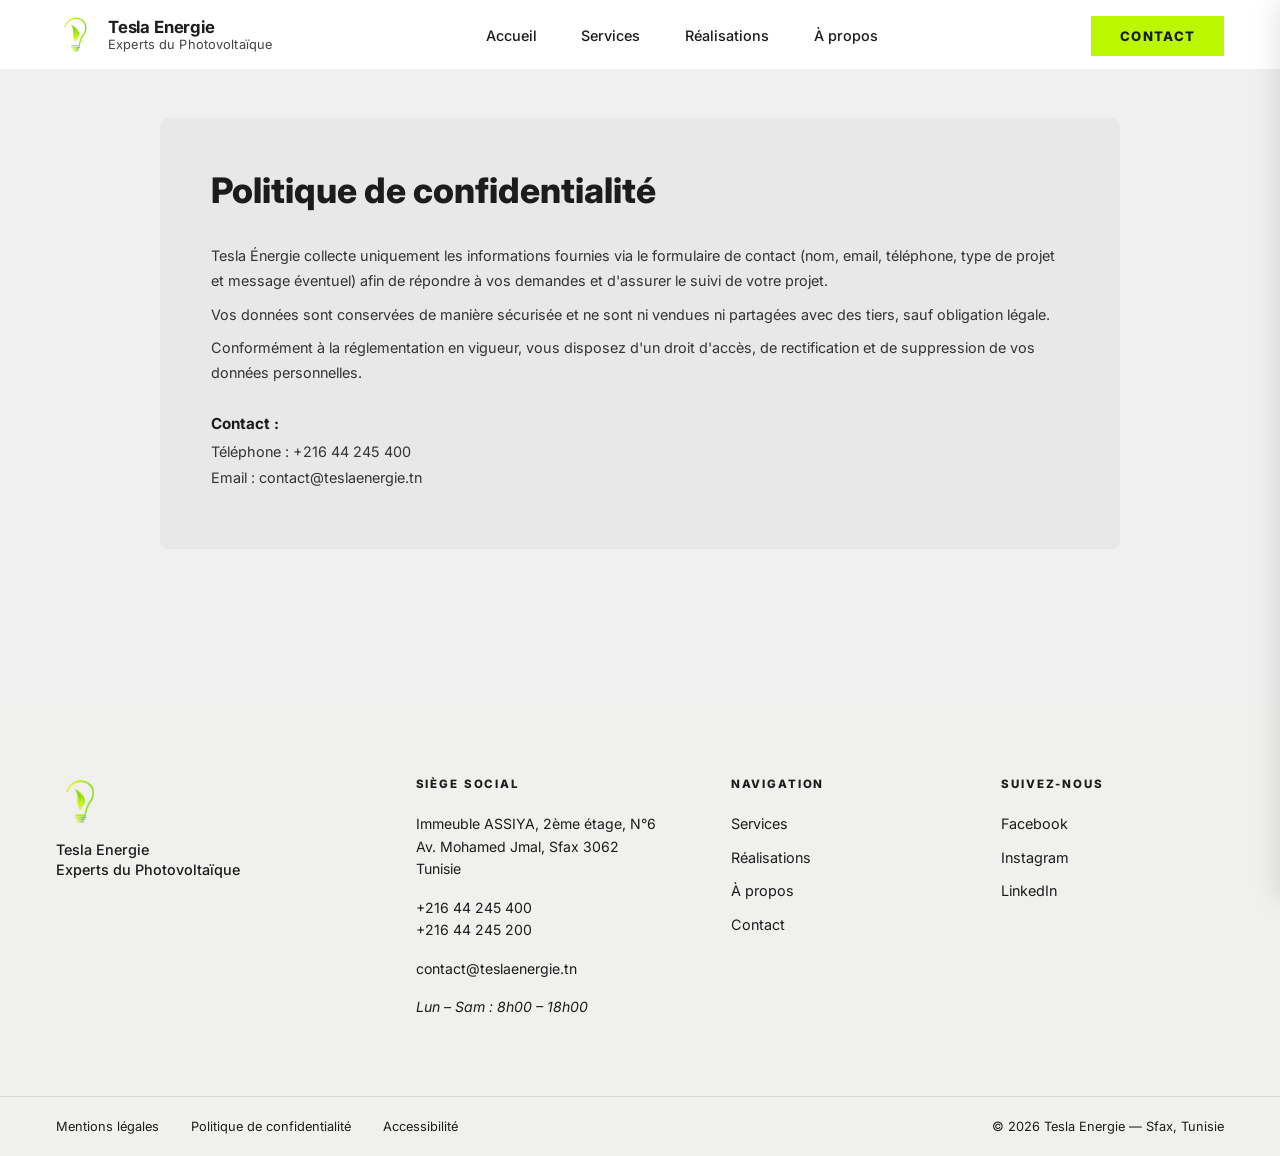
<file: politique-confidentialite.html>
<!DOCTYPE html>
<html lang="fr">
<head>
  <meta charset="UTF-8" />
  <meta name="viewport" content="width=device-width, initial-scale=1.0" />
  <title>Politique de confidentialité — Tesla Energie</title>
  <meta name="description" content="Politique de confidentialité du site Tesla Energie. Protection de vos données personnelles." />
  <meta name="robots" content="noindex, follow" />
  <link rel="icon" type="image/png" href="images-videos/favicon.png" />
  <link rel="stylesheet" href="styles.css" />
  <link rel="preconnect" href="https://fonts.googleapis.com" />
  <link rel="preconnect" href="https://fonts.gstatic.com" crossorigin />
  <link href="https://fonts.googleapis.com/css2?family=Inter:wght@300;400;500;600;700;800;900&display=swap" rel="stylesheet" />
</head>
<body>

  <nav class="nav nav--scrolled" id="nav" data-static>
    <a href="index.html" class="nav__logo">
      <img class="nav__logo-icon" src="images-videos/logo.png" alt="Tesla Energie" width="40" height="40" />
      <div class="nav__logo-text">
        <span class="nav__logo-name">Tesla Energie</span>
        <span class="nav__logo-sub">Experts du Photovoltaïque</span>
      </div>
    </a>
    <ul class="nav__links">
      <li><a href="index.html" class="nav__link">Accueil</a></li>
      <li><a href="index.html#services" class="nav__link">Services</a></li>
      <li><a href="index.html#projects" class="nav__link">Réalisations</a></li>
      <li><a href="index.html#about" class="nav__link">À propos</a></li>
    </ul>
    <div class="nav__actions">
      <a href="index.html#contact" class="nav__cta">CONTACT</a>
      <button class="nav__hamburger" id="hamburger" aria-label="Menu">
        <span></span><span></span><span></span>
      </button>
    </div>
  </nav>

  <div class="mobile-overlay" id="mobileOverlay"></div>
  <div class="mobile-menu" id="mobileMenu">
    <button class="mobile-menu__close" id="menuClose">✕</button>
    <ul>
      <li><a href="index.html" class="close-menu">Accueil</a></li>
      <li><a href="index.html#services" class="close-menu">Services</a></li>
      <li><a href="index.html#projects" class="close-menu">Réalisations</a></li>
      <li><a href="index.html#about" class="close-menu">À propos</a></li>
      <li><a href="index.html#contact" class="close-menu">Contact</a></li>
    </ul>
  </div>

  <div class="legal-page">
    <div class="legal-card">
      <h1>Politique de confidentialité</h1>

      <p>Tesla Énergie collecte uniquement les informations fournies via le formulaire de contact (nom, email, téléphone, type de projet et message éventuel) afin de répondre à vos demandes et d'assurer le suivi de votre projet.</p>

      <p>Vos données sont conservées de manière sécurisée et ne sont ni vendues ni partagées avec des tiers, sauf obligation légale.</p>

      <p>Conformément à la réglementation en vigueur, vous disposez d'un droit d'accès, de rectification et de suppression de vos données personnelles.</p>

      <h2>Contact :</h2>
      <p>Téléphone : +216 44 245 400<br/>
      Email : contact@teslaenergie.tn</p>
    </div>
  </div>

  <footer class="footer">
    <div class="footer__main">
      <div class="footer__brand">
        <img class="footer__logo-icon" src="images-videos/logo.png" alt="Tesla Energie" width="50" height="50" />
        <p class="footer__brand-name">Tesla Energie<br/>Experts du Photovoltaïque</p>
      </div>
      <div class="footer__col">
        <h5 class="footer__col-title">SIÈGE SOCIAL</h5>
        <p>Immeuble ASSIYA, 2ème étage, N°6<br/>Av. Mohamed Jmal, Sfax 3062<br/>Tunisie</p>
        <p>+216 44 245 400<br/>+216 44 245 200</p>
        <p>contact@teslaenergie.tn</p>
        <p class="footer__hours">Lun – Sam : 8h00 – 18h00</p>
      </div>
      <div class="footer__col">
        <h5 class="footer__col-title">NAVIGATION</h5>
        <ul>
          <li><a href="index.html#services">Services</a></li>
          <li><a href="index.html#projects">Réalisations</a></li>
          <li><a href="index.html#about">À propos</a></li>
          <li><a href="index.html#contact">Contact</a></li>
        </ul>
      </div>
      <div class="footer__col">
        <h5 class="footer__col-title">SUIVEZ-NOUS</h5>
        <ul>
          <li><a href="https://www.facebook.com/TESLASFAX" target="_blank" rel="noopener">Facebook</a></li>
          <li><a href="https://www.instagram.com/tesla_energie/" target="_blank" rel="noopener">Instagram</a></li>
          <li><a href="https://www.linkedin.com/company/tesla-energie/" target="_blank" rel="noopener">LinkedIn</a></li>
        </ul>
      </div>
    </div>
    <div class="footer__bottom">
      <div class="footer__legal">
        <a href="mentions-legales.html">Mentions légales</a>
        <a href="politique-confidentialite.html">Politique de confidentialité</a>
        <a href="accessibilite.html">Accessibilité</a>
      </div>
      <p class="footer__copy">© 2026 Tesla Energie — Sfax, Tunisie</p>
    </div>
  </footer>

  <script src="script.js"></script>
</body>
</html>
</file>
<file: styles.css>
/* ===== PRELOADER ===== */
#preloader {
  position: fixed;
  inset: 0;
  background: #0d1a0c;
  display: flex;
  flex-direction: column;
  align-items: center;
  justify-content: center;
  gap: 1.8rem;
  z-index: 99999;
  transition: opacity .25s ease;
}
#preloader.hidden {
  opacity: 0;
  pointer-events: none;
}
.preloader__logo {
  width: 90px;
  animation: preloader-pulse 1.6s ease-in-out infinite;
}
@keyframes preloader-pulse {
  0%, 100% { opacity: 1; transform: scale(1); }
  50%       { opacity: .6; transform: scale(.93); }
}
.preloader__bar {
  width: 180px;
  height: 3px;
  background: rgba(255,255,255,.12);
  border-radius: 99px;
  overflow: hidden;
}
.preloader__fill {
  height: 100%;
  width: 100%;
  transform: scaleX(0);
  transform-origin: left center;
  background: var(--yellow);
  border-radius: 99px;
  transition: transform .25s ease;
}
.preloader__text {
  font-size: .75rem;
  font-weight: 500;
  letter-spacing: .12em;
  color: rgba(255,255,255,.4);
  text-transform: uppercase;
}

/* ===== FONT FALLBACK — same metrics as Inter, prevents LCP update on font-swap ===== */
@font-face {
  font-family: 'Inter Fallback';
  font-style: normal;
  font-weight: 400 900;
  src: local('Arial'), local('Helvetica Neue');
  ascent-override: 90%;
  descent-override: 22%;
  line-gap-override: 0%;
  size-adjust: 107%;
}

/* ===== RESET ===== */
*, *::before, *::after { box-sizing: border-box; margin: 0; padding: 0; }
img { max-width: 100%; height: auto; }

:root {
  --yellow:    #BAF700;
  --dark:      #1a1a0a;
  --text:      #1c1c1c;
  --text-mid:  #444444;
  --white:     #ffffff;
  --nav-h:     70px;
  --font:      'Inter', 'Inter Fallback', sans-serif;
}

html { scroll-behavior: smooth; }
body { font-family: var(--font); color: var(--text); overflow-x: hidden; }
a { text-decoration: none; color: inherit; }
ul { list-style: none; }
button { cursor: pointer; border: none; background: none; font-family: inherit; }

/* ===== NAV ===== */
.nav {
  position: fixed;
  top: 0; left: 0; right: 0;
  z-index: 100;
  height: var(--nav-h);
  background: transparent;
  border-bottom: 1px solid transparent;
  display: flex;
  align-items: center;
  justify-content: space-between;
  padding: 0 clamp(1.5rem, 5vw, 3.5rem);
  transition: background .35s ease, border-color .35s ease;
}

.nav--scrolled {
  background: var(--white);
  border-bottom-color: rgba(0,0,0,.06);
}

.nav:not(.nav--scrolled) .nav__link,
.nav:not(.nav--scrolled) .nav__logo-name,
.nav:not(.nav--scrolled) .nav__logo-sub {
  color: var(--white);
}
.nav:not(.nav--scrolled) .nav__hamburger span {
  background: var(--white);
}

/* Logo */
.nav__logo {
  display: flex;
  align-items: center;
  gap: .75rem;
}
.nav__logo-icon { flex-shrink: 0; }
.nav__logo-text {
  display: flex;
  flex-direction: column;
  line-height: 1.2;
}
.nav__logo-name {
  font-size: 1.05rem;
  font-weight: 700;
  color: var(--text);
  letter-spacing: -.01em;
  transition: color .35s ease;
}
.nav__logo-sub {
  font-size: .8rem;
  font-weight: 400;
  color: var(--text-mid);
  letter-spacing: .01em;
  transition: color .35s ease;
}

/* Nav links */
.nav__links {
  display: flex;
  align-items: center;
  gap: 2.8rem;
}
.nav__link {
  font-size: .9rem;
  font-weight: 500;
  color: var(--text);
  transition: color .35s ease;
  position: relative;
}
.nav__link:hover { color: #555; }
.nav__link--active {
  text-decoration: underline;
  text-decoration-thickness: 1.5px;
  text-underline-offset: 4px;
}

/* Nav CTA */
.nav__cta {
  background: var(--yellow);
  color: var(--dark);
  font-size: .82rem;
  font-weight: 800;
  letter-spacing: .1em;
  padding: .75rem 1.8rem;
  transition: background .2s, transform .2s;
}
.nav__cta:hover { background: #A7DE00; transform: translateY(-1px); }

/* Hamburger */
.nav__hamburger {
  display: none;
  flex-direction: column;
  gap: 5px;
  width: 44px; height: 44px;
  justify-content: center;
  align-items: center;
}
.nav__hamburger span {
  display: block; width: 22px; height: 2px;
  background: var(--text); border-radius: 2px;
  transition: .3s;
}
.nav__hamburger.open span:nth-child(1) { transform: translateY(7px) rotate(45deg); }
.nav__hamburger.open span:nth-child(2) { opacity: 0; }
.nav__hamburger.open span:nth-child(3) { transform: translateY(-7px) rotate(-45deg); }

/* Mobile menu */
.mobile-overlay {
  position: fixed; inset: 0;
  background: rgba(0,0,0,.5);
  z-index: 200;
  opacity: 0; pointer-events: none;
  transition: opacity .3s;
}
.mobile-overlay.visible { opacity: 1; pointer-events: all; }

.mobile-menu {
  position: fixed;
  top: 0; right: 0;
  width: min(300px, 80vw); height: 100vh;
  background: var(--white);
  z-index: 201;
  padding: 5rem 2rem 2rem;
  transform: translateX(100%);
  transition: transform .3s cubic-bezier(.4,0,.2,1);
  box-shadow: -4px 0 24px rgba(0,0,0,.1);
}
.mobile-menu.open { transform: translateX(0); }
.mobile-menu__close {
  position: absolute; top: 1.2rem; right: 1.2rem;
  font-size: 1.3rem; color: var(--text); opacity: .6;
}
.mobile-menu ul { display: flex; flex-direction: column; gap: 1.4rem; }
.mobile-menu li a {
  font-size: 1.1rem; font-weight: 600;
  color: var(--text); transition: color .2s;
}
.mobile-menu li a:hover { color: #888; }

/* ===== HERO ===== */
.hero {
  position: relative;
  height: 100vh;
  min-height: 560px;
  overflow: hidden;
  display: flex;
  align-items: flex-end;
  padding-top: var(--nav-h);
  padding-bottom: 7rem;
}

.hero__video {
  position: absolute;
  inset: 0;
  width: 100%;
  height: 100%;
  object-fit: cover;
}

.hero__poster {
  position: absolute;
  inset: 0;
  width: 100%;
  height: 100%;
}
.hero__poster img {
  width: 100%;
  height: 100%;
  object-fit: cover;
}

/* Dark overlay */
.hero__overlay {
  position: absolute;
  inset: 0;
  background: linear-gradient(
    to right,
    rgba(0,0,0,.48) 0%,
    rgba(0,0,0,.28) 55%,
    rgba(0,0,0,.12) 100%
  );
}

/* Hero text content */
.hero__content {
  position: relative;
  z-index: 2;
  padding: 0 clamp(1.5rem, 5vw, 4rem) 0;
  max-width: 700px;
}

.hero__title {
  font-size: clamp(3.2rem, 8vw, 7.5rem);
  font-weight: 800;
  color: var(--white);
  line-height: 1.0;
  letter-spacing: -.02em;
  margin-bottom: 1.1rem;
}

@keyframes heroWord {
  0%        { opacity: 0; transform: translateY(14px); }
  14%, 86%  { opacity: 1; transform: translateY(0);    }
  100%      { opacity: 0; transform: translateY(-14px); }
}

.hero__word {
  display: inline-block;
  color: var(--yellow);
  /* animation added by JS after first paint via body.hero-ready */
}

body.hero-ready .hero__word {
  animation: heroWord 2.8s ease-in-out infinite;
  animation-delay: -0.4s;
  will-change: opacity, transform;
}

.hero__subtitle {
  font-size: clamp(.9rem, 1.8vw, 1.05rem);
  font-weight: 400;
  color: rgba(255,255,255,.88);
  line-height: 1.65;
  margin-bottom: 2.2rem;
}

/* CTA button */
.hero__cta {
  display: inline-flex;
  align-items: center;
  gap: 1rem;
}
.hero__cta-arrow {
  width: 44px; height: 44px;
  background: var(--yellow);
  color: var(--dark);
  display: flex;
  align-items: center;
  justify-content: center;
  font-size: 1.2rem;
  font-weight: 700;
  line-height: 0;
  flex-shrink: 0;
  transition: background .2s, transform .2s;
}
.hero__cta:hover .hero__cta-arrow { background: #A7DE00; transform: scale(1.08); }
.hero__cta-text {
  font-size: .78rem;
  font-weight: 700;
  letter-spacing: .18em;
  color: var(--white);
  text-transform: uppercase;
  line-height: 1;
  align-self: center;
}
.hero__cta:hover .hero__cta-text { letter-spacing: .22em; }



/* ===== STATS ===== */
.stats {
  background: transparent;
  padding: 0 clamp(1.5rem, 5vw, 3.5rem) clamp(3rem, 5vw, 4rem);
  margin-top: -2.5rem;
  position: relative;
  z-index: 5;
}

/* Carte flottante — animation entrée */
.stats__card {
  display: flex;
  align-items: stretch;
  max-width: 1000px;
  margin: 0 auto;
  background: #ffffff;
  border-radius: 20px;
  box-shadow: 0 2px 8px rgba(0,0,0,.07);
  border: 1px solid rgba(255,255,255,.6);
  overflow: hidden;
  position: relative;
  opacity: 0;
  transform: translateY(50px);
  transition: opacity .85s cubic-bezier(.22,1,.36,1), transform .85s cubic-bezier(.22,1,.36,1), box-shadow .3s ease;
}

.stats.is-visible .stats__card {
  opacity: 1;
  transform: translateY(0);
}
.stats__card:hover {
  transform: translateY(-6px);
  box-shadow: 6px 10px 18px -8px rgba(186,247,0,.6);
  transition: transform .3s ease, box-shadow .3s ease;
}

.stats__item {
  flex: 1;
  display: flex;
  flex-direction: column;
  align-items: center;
  text-align: center;
  padding: 2.8rem 2rem;
  gap: .6rem;
}

.stats__icon {
  display: flex;
  align-items: center;
  justify-content: center;
  margin-bottom: .7rem;
  transition: transform .3s ease;
}

.stats__item:hover .stats__icon,
.stats__item:hover .stats__number,
.stats__item:hover .stats__label {
  transform: scale(1.25);
}

.stats__divider {
  width: 1px;
  background: rgba(0,0,0,.08);
  flex-shrink: 0;
  align-self: stretch;
  margin: 1.8rem 0;
}

.stats__number {
  font-size: clamp(2.6rem, 4.5vw, 4rem);
  font-weight: 900;
  transition: transform .3s ease;
  color: #3B7534;
  line-height: 1;
  letter-spacing: -.03em;
  font-variant-numeric: tabular-nums;
  white-space: nowrap;
}

.stats__label {
  font-size: clamp(.82rem, 1.1vw, .95rem);
  color: #666;
  font-weight: 500;
  line-height: 1.4;
  transition: transform .3s ease;
}

@media (max-width: 640px) {
  .stats { margin-top: -2rem; }
  .stats__card { flex-direction: row; overflow-x: auto; }
  .stats__divider { width: 1px; height: auto; align-self: stretch; margin: 1rem 0; }
  .stats__item { padding: 1.2rem .8rem; flex: 1 0 0; min-width: 0; }
  .stats__icon svg { width: 36px; height: 36px; }
  .stats__number { font-size: clamp(1.4rem, 5vw, 2rem); }
  .stats__label { font-size: clamp(.65rem, 2.5vw, .8rem); }
}

/* ===== SERVICES ===== */
.services {
  background: var(--white);
  padding: clamp(2rem, 4vw, 3.5rem) clamp(1.5rem, 5vw, 3.5rem) clamp(3.5rem, 7vw, 6rem);
}

/* Header block: tag + title + CTA */
.services__header {
  margin-bottom: clamp(2.5rem, 5vw, 4rem);
}

/* Tag line: ► OUR SERVICES */
.services__tag {
  display: flex;
  align-items: center;
  gap: .55rem;
  margin-bottom: 1.4rem;
}
.services__tag-arrow {
  color: var(--yellow);
  font-size: .75rem;
  line-height: 1;
}
.services__tag span:last-child {
  font-size: .72rem;
  font-weight: 700;
  letter-spacing: .18em;
  text-transform: uppercase;
  color: var(--text);
}

/* Big title */
.services__title {
  font-size: clamp(2rem, 4.5vw, 3.6rem);
  font-weight: 800;
  color: var(--text);
  line-height: 1.1;
  letter-spacing: -.02em;
  margin-bottom: 2rem;
  max-width: 900px;
}

/* Learn More CTA — dark square + text */
.services__cta {
  display: inline-flex;
  align-items: center;
  gap: 1rem;
}
.services__cta-arrow {
  width: 44px; height: 44px;
  background: var(--dark);
  color: var(--white);
  display: flex;
  align-items: center;
  justify-content: center;
  font-size: 1.2rem;
  font-weight: 400;
  line-height: 0;
  flex-shrink: 0;
  transition: background .2s, transform .2s;
}
.services__cta:hover .services__cta-arrow {
  background: #333;
  transform: scale(1.08);
}
.services__cta-text {
  font-size: .76rem;
  font-weight: 700;
  letter-spacing: .18em;
  text-transform: uppercase;
  color: var(--text);
  line-height: 1;
  align-self: center;
}
.services__cta:hover .services__cta-text { letter-spacing: .22em; }

/* Grid */
.services__grid {
  display: grid;
  grid-template-columns: repeat(3, 1fr);
  gap: 1.4rem;
  overflow: visible;
}

/* Card — fond gris clair, coins arrondis */
.service-card {
  background: #f4f4f2;
  border-radius: 16px;
  display: flex;
  flex-direction: column;
  position: relative;
  transition: transform .3s ease, box-shadow .3s ease;
}
.services__grid:hover .service-card {
  transform: scale(0.98) !important;
  transition: transform .3s ease, box-shadow .3s ease !important;
}
.services__grid .service-card:hover {
  transform: scale(1.08) !important;
  box-shadow: 0 16px 40px rgba(0,0,0,.13);
  z-index: 2;
  transition: transform .3s ease, box-shadow .3s ease !important;
}

/* Photo en tête de carte */
.service-card__photo {
  width: 100%;
  height: 200px;
  background-size: cover;
  background-position: center;
  flex-shrink: 0;
  border-radius: 16px 16px 0 0;
}

/* Corps de la carte */
.service-card__body {
  padding: 1.8rem 1.6rem;
  display: flex;
  flex-direction: column;
  gap: 1rem;
  flex: 1;
}

/* Card name */
.service-card__name {
  font-size: 1.08rem;
  font-weight: 700;
  color: var(--text);
  letter-spacing: -.01em;
  line-height: 1.25;
}

/* Card desc */
.service-card__desc {
  font-size: .86rem;
  color: #888;
  font-weight: 400;
  line-height: 1.6;
  margin-top: -.2rem;
}

/* ===== PHOTO BACKDROP (about + clients) ===== */
.photo-backdrop {
  background: url('images-videos/about_us_section.webp') center/cover no-repeat;
  position: relative;
}

/* ===== ABOUT ===== */
.about {
  position: relative;
  min-height: 75vh;
  display: flex;
  align-items: center;
}

/* Background photo (handled by .photo-backdrop) */
.about__photo {
  display: none;
}

/* Dark gradient overlay — removed */
.about__overlay {
  display: none;
}

/* Thin left accent bar — s'étend dans le 1er quart de la section logos */
.about__bar {
  position: absolute;
  top: 0; left: 0;
  width: 4px;
  height: calc(100% + 3rem);
  background: var(--yellow);
  z-index: 2;
}

/* Content block */
.about__content {
  position: relative;
  z-index: 3;
  padding: clamp(3rem, 8vh, 6rem) clamp(2rem, 6vw, 5rem);
  max-width: 520px;
}

/* Tag */
.about__tag {
  display: flex;
  align-items: center;
  gap: .55rem;
  margin-bottom: 1.2rem;
}
.about__tag-arrow {
  color: var(--yellow);
  font-size: .75rem;
}
.about__tag span:last-child {
  font-size: .72rem;
  font-weight: 700;
  letter-spacing: .18em;
  text-transform: uppercase;
  color: rgba(255,255,255,.9);
}

/* Title */
.about__title {
  font-size: clamp(1.9rem, 3.8vw, 3rem);
  font-weight: 800;
  color: var(--white);
  line-height: 1.1;
  letter-spacing: -.02em;
  margin-bottom: 1.2rem;
}

/* Body text */
.about__text {
  font-size: 1.25rem;
  color: rgba(255,255,255,.95);
  line-height: 1.72;
  margin-bottom: 2rem;
  max-width: 48ch;
}

/* CTA button — yellow square arrow + text */
.about__cta {
  display: inline-flex;
  align-items: center;
  gap: 1rem;
}
.about__cta-arrow {
  width: 44px; height: 44px;
  background: var(--yellow);
  color: var(--dark);
  display: flex;
  align-items: center;
  justify-content: center;
  font-size: 1.2rem;
  line-height: 0;
  flex-shrink: 0;
  transition: background .2s, transform .2s;
}
.about__cta:hover .about__cta-arrow {
  background: #A7DE00;
  transform: scale(1.08);
}
.about__cta-text {
  font-size: .76rem;
  font-weight: 700;
  letter-spacing: .18em;
  text-transform: uppercase;
  color: var(--white);
  line-height: 1;
  align-self: center;
}
.about__cta:hover .about__cta-text { letter-spacing: .22em; }

/* ===== PROCESS ===== */
.process {
  background: var(--white);
  padding: clamp(1.5rem, 2.5vw, 2.5rem) clamp(1.5rem, 5vw, 3.5rem);
  overflow-x: hidden;
}

.process__header {
  text-align: center;
  margin-bottom: clamp(3rem, 6vw, 5rem);
}

.process__tag {
  display: inline-flex;
  align-items: center;
  gap: .55rem;
  margin-bottom: 1.2rem;
}
.process__tag-arrow { color: var(--yellow); font-size: .75rem; }
.process__tag span:last-child {
  font-size: .72rem;
  font-weight: 700;
  letter-spacing: .18em;
  text-transform: uppercase;
  color: var(--text);
}

.process__title {
  font-size: clamp(2rem, 4.5vw, 3.2rem);
  font-weight: 800;
  color: var(--text);
  letter-spacing: -.02em;
  line-height: 1.15;
}

/* 4 colonnes — stretch pour que tous les items aient la même hauteur */
.process__grid {
  display: grid;
  grid-template-columns: repeat(4, 220px);
  gap: 1.5rem;
  max-width: 1300px;
  margin: 0 auto;
  align-items: stretch;
  justify-content: center;
}

.process__item {
  display: flex;
  flex-direction: column;
  align-items: center;
  text-align: center;
  min-height: 280px;
  width: 100%;
}

/* Items 01 & 03 : cercle en haut, texte en bas */
.process__item--top .process__body {
  margin-top: 2rem;
}

/* Items 02 & 04 : titre poussé vers la photo, photo en bas */
.process__item--bottom .process__body {
  margin-top: auto;
}
.process__item--bottom .process__img-wrap {
  margin-top: 2rem;
}

/* Conteneur cercle */
.process__img-wrap {
  position: relative;
  width: min(100%, 220px);
  height: 170px;
  flex-shrink: 0;
}

/* Image en forme d'arche */
.process__img {
  width: 100%;
  height: 100%;
  background-size: cover;
  background-position: center;
  box-shadow: 0 8px 32px rgba(0,0,0,.15);
  transition: transform .4s ease, box-shadow .4s ease;
}
.process__item:hover .process__img {
  transform: scale(1.04);
  box-shadow: 0 14px 42px rgba(0,0,0,.22);
}

/* Items 01 & 03 : arche haut arrondi, bas plat — rayon 152px */
.process__item--top .process__img {
  border-radius: 110px 110px 0 0 / 110px 110px 0 0;
}

/* Items 02 & 04 : plat en haut, arche bas arrondi — symétrique */
.process__item--bottom .process__img {
  border-radius: 0 0 110px 110px / 0 0 110px 110px;
}

/* Photos */
.process__img--s1 { background-image: url('images-videos/Notre%20expertise%20en%20action/Consultation%20%26%20%C3%89tude%20de%20site.webp'); }
.process__img--s2 { background-image: url('images-videos/Notre%20expertise%20en%20action/Conception%20%26%20Planification%20du%20syst%C3%A8me.webp'); }
.process__img--s3 { background-image: url('images-videos/Notre%20expertise%20en%20action/Installation%20professionnelle.webp'); }
.process__img--s4 { background-image: url('images-videos/Notre%20expertise%20en%20action/Suivi%20%26%20Support%20continu.webp'); }

/* Badge numéroté vert — centré exactement sur le bord du cercle */
.process__num {
  position: absolute;
  width: 38px; height: 38px;
  border-radius: 50%;
  background: var(--yellow);
  color: var(--dark);
  font-size: .88rem;
  font-weight: 800;
  display: flex;
  align-items: center;
  justify-content: center;
  border: 4px solid var(--white);
  box-shadow: 0 3px 14px rgba(186,247,0,.5);
  z-index: 2;
}

/* Badge centré sur le bord plat INFÉRIEUR (items 01, 03) */
.process__item--top .process__num {
  bottom: 0;
  left: 50%;
  transform: translate(-50%, 50%);
}

/* Badge centré sur le bord plat SUPÉRIEUR (items 02, 04) */
.process__item--bottom .process__num {
  top: 0;
  left: 50%;
  transform: translate(-50%, -50%);
}

/* Bloc texte */
.process__body {
  display: flex;
  flex-direction: column;
  gap: .75rem;
  padding: 0 .5rem;
  max-width: 280px;
  width: 100%;
}

.process__step-title {
  font-size: 1.08rem;
  font-weight: 700;
  color: var(--text);
  line-height: 1.3;
  letter-spacing: -.01em;
}

.process__step-desc {
  font-size: .87rem;
  color: var(--text-mid);
  line-height: 1.68;
}

/* ===== PROJECTS ===== */
.projects {
  background: var(--white);
  padding: clamp(3.5rem, 7vw, 6rem) 0;
  overflow: hidden;
}

.projects__header {
  padding: 0 clamp(1.5rem, 5vw, 3.5rem);
  margin-bottom: clamp(2rem, 4vw, 3.5rem);
}

/* Tag */
.projects__tag {
  display: flex;
  align-items: center;
  gap: .55rem;
  margin-bottom: 1.2rem;
}
.projects__tag-arrow { color: var(--yellow); font-size: .75rem; }
.projects__tag span:last-child {
  font-size: .72rem;
  font-weight: 700;
  letter-spacing: .18em;
  text-transform: uppercase;
  color: var(--text);
}

/* Title */
.projects__title {
  font-size: clamp(2rem, 4vw, 3.2rem);
  font-weight: 800;
  color: var(--text);
  letter-spacing: -.02em;
  line-height: 1.1;
  margin-bottom: 1.8rem;
}

/* CTA */
.projects__cta {
  display: inline-flex;
  align-items: center;
  gap: 1rem;
}
.projects__cta-arrow {
  width: 44px; height: 44px;
  background: var(--dark);
  color: var(--white);
  display: flex;
  align-items: center;
  justify-content: center;
  font-size: 1.2rem;
  line-height: 0;
  transition: background .2s, transform .2s;
}
.projects__cta:hover .projects__cta-arrow { background: #333; transform: scale(1.08); }
.projects__cta-text {
  font-size: .76rem;
  font-weight: 700;
  letter-spacing: .18em;
  text-transform: uppercase;
  color: var(--text);
  line-height: 1;
  align-self: center;
}
.projects__cta:hover .projects__cta-text { letter-spacing: .22em; }

/* Wrapper — positions the nav arrows */
.projects__slider-wrap {
  position: relative;
}

/* Infinite carousel — clips overflow and fades edges */
.projects__carousel-outer {
  overflow: hidden;
  width: 100%;
  -webkit-mask-image: linear-gradient(to right, transparent 0%, #000 6%, #000 94%, transparent 100%);
  mask-image: linear-gradient(to right, transparent 0%, #000 6%, #000 94%, transparent 100%);
}

/* JS-driven track — transform set by script */
.projects__track {
  display: flex;
  width: max-content;
  will-change: transform;
}

/* Navigation arrows */
.projects__nav {
  position: absolute;
  top: 42%;
  transform: translateY(-50%);
  width: 42px; height: 42px;
  border-radius: 50%;
  border: 1.5px solid rgba(0,0,0,.15);
  background: rgba(255,255,255,.92);
  backdrop-filter: blur(4px);
  color: #222;
  font-size: 1.5rem;
  display: flex;
  align-items: center;
  justify-content: center;
  z-index: 10;
  cursor: pointer;
  transition: background .2s, border-color .2s, transform .15s;
  line-height: 1;
  box-shadow: 0 2px 8px rgba(0,0,0,.12);
}
.projects__nav:hover {
  background: #fff;
  border-color: #aaa;
  transform: translateY(-50%) scale(1.08);
}
.projects__nav--prev { left: .6rem; }
.projects__nav--next { right: .6rem; }

/* Each card — margin-right ensures the -50% loop is pixel-perfect */
.project-card {
  flex: 0 0 clamp(320px, 36vw, 480px);
  margin-right: 1.4rem;
  overflow: hidden; /* clip du zoom image */
}

/* Photo */
.project-card__img {
  width: 100%;
  aspect-ratio: 4 / 3;
  background-size: cover;
  background-position: center;
  margin-bottom: .8rem;
  position: relative;
  overflow: hidden;
  transform: scale(1);
  transition: transform .45s cubic-bezier(.25,.46,.45,.94);
}

.project-card:hover .project-card__img {
  transform: scale(1.06);
}

/* Overlay */
.project-card__overlay {
  position: absolute;
  inset: 0;
  background: linear-gradient(to top, rgba(0,0,0,.88) 0%, rgba(0,0,0,.55) 55%, transparent 100%);
  display: flex;
  flex-direction: column;
  justify-content: flex-end;
  padding: 1.4rem 1.2rem 1.2rem;
  opacity: 0;
  transform: translateY(6px);
  transition: opacity .35s ease, transform .35s ease;
}

.project-card:hover .project-card__overlay,
.project-card.overlay-open .project-card__overlay {
  opacity: 1;
  transform: translateY(0);
}

.project-card__overlay-title {
  color: var(--yellow);
  font-size: .95rem;
  font-weight: 700;
  letter-spacing: .02em;
  margin: 0 0 .45rem;
  line-height: 1.2;
}

.project-card__overlay-desc {
  color: rgba(255,255,255,.88);
  font-size: .82rem;
  line-height: 1.5;
  margin: 0;
}

/* Photo backgrounds */
.project-card__img--1 { background: #e0e0e0; }
.project-card__img--2 { background: #e0e0e0; }
.project-card__img--3 { background: #e0e0e0; }
.project-card__img--4 { background: #e0e0e0; }
.project-card__img--5 { background: #e0e0e0; }

/* Card name */
.project-card__name {
  font-size: .97rem;
  font-weight: 500;
  color: var(--text);
  line-height: 1.3;
}

/* ===== CLIENTS ===== */
.clients {
  background: transparent;
  padding: clamp(2.5rem, 4vw, 4rem) 0;
  text-align: center;
  overflow: hidden;
  position: relative;
}
.clients::before {
  content: '';
  position: absolute;
  inset: 0;
  background: linear-gradient(
    to bottom,
    rgba(255,255,255,0)   0%,
    rgba(255,255,255,.75) 25%,
    rgba(255,255,255,.95) 55%,
    rgba(255,255,255,1)   100%
  );
  pointer-events: none;
  z-index: 0;
}

.clients__label {
  font-size: .72rem;
  font-weight: 700;
  letter-spacing: .22em;
  text-transform: uppercase;
  color: #888;
  margin-bottom: clamp(1.8rem, 3vw, 2.8rem);
}

/* Marquee wrapper — fade edges */
.clients__marquee {
  position: relative;
  z-index: 1;
  overflow: hidden;
  -webkit-mask-image: linear-gradient(to right, transparent 0%, #000 8%, #000 92%, transparent 100%);
  mask-image: linear-gradient(to right, transparent 0%, #000 8%, #000 92%, transparent 100%);
}

/* Scrolling track */
.clients__track {
  display: flex;
  align-items: center;
  gap: 3.5rem;
  will-change: transform;
  width: max-content;
  padding: 10px 0;
  animation: clients-marquee 35s linear infinite;
}
.clients__track:hover {
  animation-play-state: paused;
}

@keyframes clients-marquee {
  from { transform: translateX(0); }
  to   { transform: translateX(-50%); }
}

.client-logo {
  flex-shrink: 0;
  display: flex;
  align-items: center;
  justify-content: center;
}
.client-logo img {
  height: 52px;
  width: auto;
  max-width: 130px;
  object-fit: contain;
  opacity: 1;
}
.client-logo {
  transition: transform .3s ease;
}
.client-logo:hover {
  transform: scale(1.25);
  z-index: 2;
}
.client-logo--steg img { filter: brightness(1.35); }

/* ===== CTA BANNER ===== */
.cta-banner {
  position: relative;
  margin-top: clamp(3rem, 6vw, 5rem);
  padding: clamp(3.5rem, 7vw, 6rem) clamp(1.5rem, 5vw, 3.5rem);
  text-align: center;
  display: flex;
  flex-direction: column;
  align-items: center;
  gap: 2rem;
  overflow: hidden;
}

.cta-banner__video {
  position: absolute;
  inset: 0;
  width: 100%;
  height: 100%;
  object-fit: cover;
  z-index: 0;
}

.cta-banner__overlay {
  position: absolute;
  inset: 0;
  background: rgba(0,0,0,.55);
  z-index: 1;
}

.cta-banner__title {
  font-size: clamp(1.6rem, 3.5vw, 2.6rem);
  font-weight: 700;
  color: var(--white);
  letter-spacing: -.01em;
  line-height: 1.2;
  max-width: 700px;
}

.cta-banner__btn {
  display: inline-flex;
  align-items: center;
  justify-content: center;
  background: var(--yellow);
  color: var(--dark);
  font-size: .82rem;
  font-weight: 800;
  letter-spacing: .16em;
  padding: 1rem 3.5rem;
  transition: background .2s, transform .2s;
}
.cta-banner__btn:hover { background: #A7DE00; transform: translateY(-2px); }

/* Intro — transition sortie */
.cta-banner__intro {
  display: flex;
  flex-direction: column;
  align-items: center;
  gap: 2rem;
  transition: opacity .28s ease, transform .28s ease;
  position: relative;
  z-index: 2;
}

/* Wrapper formulaire — masqué par défaut */
.cta-banner__form-wrap {
  position: relative;
  z-index: 2;
  display: none;
  opacity: 0;
  transform: translateY(14px);
  transition: opacity .38s ease, transform .38s ease;
  width: 100%;
  max-width: 860px;
}

.cta-banner__form-title {
  font-size: clamp(1.4rem, 3vw, 2rem);
  font-weight: 800;
  color: var(--white);
  letter-spacing: -.02em;
  text-align: center;
  margin-bottom: 1.8rem;
}

/* Grille du formulaire */
.cta-form {
  display: grid;
  grid-template-columns: 1fr 1fr;
  gap: 1rem 1.4rem;
  text-align: left;
}

.cta-form__field {
  display: flex;
  flex-direction: column;
  gap: .32rem;
}
.cta-form__field--full   { grid-column: 1 / -1; }
.cta-form__field--center { align-items: center; margin-top: .5rem; }

.cta-form__field label {
  font-size: .72rem;
  font-weight: 700;
  letter-spacing: .08em;
  text-transform: uppercase;
  color: var(--white);
}

/* Inputs */
.cta-form input,
.cta-form select,
.cta-form textarea {
  font-family: var(--font);
  font-size: .92rem;
  color: var(--text);
  background: var(--white);
  border: none;
  padding: .78rem 1rem;
  outline: none;
  width: 100%;
  transition: box-shadow .2s;
  -webkit-appearance: none;
  appearance: none;
}
.cta-form input::placeholder,
.cta-form textarea::placeholder { color: #bbb; }
.cta-form input:focus,
.cta-form select:focus,
.cta-form textarea:focus  { box-shadow: inset 0 0 0 2px var(--dark); }
.cta-form input.invalid,
.cta-form select.invalid  { box-shadow: inset 0 0 0 2px #FF2100; }

/* Select custom */
.cta-form__select-wrap { position: relative; }
.cta-form__select-wrap select { padding-right: 2.5rem; cursor: pointer; }
.cta-form__select-arrow {
  position: absolute;
  right: 1rem; top: 50%;
  transform: translateY(-50%);
  pointer-events: none;
}

.cta-form textarea { resize: vertical; min-height: 90px; }

/* Erreurs */
.cta-form__error {
  font-size: .72rem;
  color: #FF2100;
  font-weight: 600;
  min-height: .85rem;
}

/* Bouton submit */
.cta-form__submit {
  background: var(--yellow);
  color: var(--dark);
}
.cta-form__submit:disabled { opacity: .55; cursor: not-allowed; transform: none !important; }

/* Succès */
.cta-form__success {
  text-align: center;
  padding: 0;
}
.cta-form__success-icon {
  width: 64px; height: 64px;
  background: var(--dark);
  border-radius: 50%;
  display: flex;
  align-items: center;
  justify-content: center;
  margin: 0 auto 1.4rem;
}
.cta-form__success-title {
  font-size: 1.8rem;
  font-weight: 800;
  color: var(--dark);
  letter-spacing: -.02em;
  margin-bottom: .5rem;
}
.cta-form__success-text {
  font-size: .95rem;
  color: rgba(0,0,0,.7);
  line-height: 1.7;
}

/* ===== FOOTER ===== */
.footer {
  background: #f0f0ee;
}

/* Main content: 4 columns */
.footer__main {
  display: grid;
  grid-template-columns: 1.4fr 1.2fr 1fr 1fr;
  gap: 3rem;
  padding: clamp(3rem, 6vw, 5rem) clamp(1.5rem, 5vw, 3.5rem);
  border-bottom: 1px solid #d8d8d4;
}

/* Col 1 — Brand */
.footer__brand { display: flex; flex-direction: column; gap: .8rem; }
.footer__logo-icon { display: block; }
.footer__brand-name {
  font-size: .9rem;
  font-weight: 500;
  color: var(--text);
  line-height: 1.4;
}

/* Other columns */
.footer__col { display: flex; flex-direction: column; gap: 1rem; }
.footer__col-title {
  font-size: .72rem;
  font-weight: 800;
  letter-spacing: .16em;
  text-transform: uppercase;
  color: var(--text);
  margin-bottom: .4rem;
}
.footer__col p {
  font-size: .88rem;
  color: var(--text);
  line-height: 1.6;
}
.footer__col ul { display: flex; flex-direction: column; gap: .85rem; }
.footer__col li a {
  font-size: .9rem;
  color: var(--text);
  transition: color .2s;
}
.footer__col li a:hover { color: #555; }

/* Bottom bar */
.footer__bottom {
  display: flex;
  justify-content: space-between;
  align-items: center;
  flex-wrap: wrap;
  gap: 1rem;
  padding: 1.4rem clamp(1.5rem, 5vw, 3.5rem);
}

.footer__legal {
  display: flex;
  gap: 2rem;
  flex-wrap: wrap;
}
.footer__legal a {
  font-size: .8rem;
  color: var(--text);
  transition: color .2s;
}
.footer__legal a:hover { color: #555; }

.footer__copy {
  font-size: .8rem;
  color: var(--text);
}
.footer__hours {
  font-size: .82rem;
  color: #777;
  font-style: italic;
}

/* ===== RESPONSIVE ===== */
@media (max-width: 1000px) {
  /* process grid : 4 colonnes fluides pour tablette landscape */
  .process__grid { grid-template-columns: repeat(4, 1fr); gap: 1.5rem 1rem; }
  .process__item { min-height: 280px; }
}
@media (max-width: 900px) {
  .about__content { max-width: 420px; }
  .about__overlay {
    background: linear-gradient(
      to right,
      rgba(0,0,0,.92) 0%,
      rgba(0,0,0,.85) 40%,
      rgba(0,0,0,.55) 70%,
      rgba(0,0,0,.1) 100%
    );
  }
}
@media (max-width: 768px) {
  .nav__links { display: none; }
  .nav__cta   { display: none; }
  .nav__hamburger { display: flex; }
.hero__subtitle br { display: none; }
  .services__grid { grid-template-columns: repeat(3, 1fr); }
  .services__title br { display: none; }
  .about__content { padding: 3rem 1.5rem; }
  .about__title { font-size: 1.8rem; }
  .about__cta { gap: .6rem; }
  .about__cta-arrow { width: 36px; height: 36px; font-size: 1rem; }
  .about__cta-text { font-size: .68rem; letter-spacing: .1em; }
  .process__grid { grid-template-columns: repeat(4, 1fr); gap: 1.5rem 1rem; }
  .process__item { min-height: 280px; }
  .process__title br { display: none; }
  .clients__track { gap: 2.5rem; }
  .footer__main { grid-template-columns: 1fr 1fr; gap: 2rem; }
  .footer__bottom { flex-direction: column; align-items: flex-start; }
  .footer__legal { gap: 1.2rem; }

  /* Formulaire contact mobile */
  .cta-form { grid-template-columns: 1fr; }
  .cta-form__field--full { grid-column: 1; }
  .cta-banner__form-title { font-size: 1.4rem; margin-bottom: 1.2rem; }
  .cta-banner__btn { width: auto; max-width: 340px; align-self: center; justify-content: center; white-space: nowrap; padding: 1rem 2rem; }

  /* Overlay au tap uniquement — géré via .overlay-open (script.js) */

  /* Désactiver le scale au hover sur les cartes services (tactile) */
  .services__grid:hover .service-card,
  .services__grid .service-card:hover {
    transform: none !important;
    box-shadow: none !important;
  }

  /* Désactiver le lift de la carte stats au tactile */
  .stats__card:hover {
    transform: none !important;
    box-shadow: 0 2px 8px rgba(0,0,0,.07) !important;
  }
  .stats__item:hover .stats__icon,
  .stats__item:hover .stats__number,
  .stats__item:hover .stats__label { transform: none; }

  /* Désactiver le zoom logos partenaires au tactile */
  .client-logo:hover { transform: none; }
}
@media (max-width: 480px) {
  .services__grid { grid-template-columns: 1fr; }
  .process__grid { grid-template-columns: 1fr; gap: 3rem; }
  .process__item { min-height: 0; }
  .process__item--bottom .process__img-wrap { margin-top: 2rem; }
  .footer__main { grid-template-columns: 1fr; }
  .footer__legal { flex-direction: column; gap: .8rem; }

  /* Formulaire contact petit écran */
  .cta-banner { padding: clamp(2rem, 5vw, 3rem) 1.2rem; }
  .cta-banner__form-wrap { max-width: 100%; }
  .cta-form input,
  .cta-form select,
  .cta-form textarea { font-size: .88rem; padding: .7rem .85rem; }

  /* Hero : réduire l'espace bas sur petits téléphones */
  .hero { padding-bottom: 4rem; }

  /* À propos : texte plus compact sur mobile */
  .about__text { font-size: 1rem; line-height: 1.65; }

  /* Processus : image en premier pour tous les items (lecture naturelle) */
  .process__item--bottom .process__img-wrap {
    order: -1;
    margin-top: 0;
  }
  .process__item--bottom .process__body { margin-top: 2rem; }
  .process__item--bottom .process__num {
    top: auto;
    bottom: 0;
    transform: translate(-50%, 50%);
  }

  /* Carousel projets : remplir l'écran sur petits téléphones */
  .project-card { flex: 0 0 calc(100vw - 2.5rem); }
}

/* ===== SCROLL REVEAL ===== */
[data-reveal] {
  opacity: 0;
  transform: translateY(40px);
  transition: opacity .75s cubic-bezier(.22,1,.36,1),
              transform .75s cubic-bezier(.22,1,.36,1);
  transition-delay: var(--reveal-delay, 0ms);
}
[data-reveal="left"]  { transform: translateX(-48px); }
[data-reveal="right"] { transform: translateX(48px); }
[data-reveal="scale"] { transform: scale(.92) translateY(20px); }
[data-reveal].visible,
[data-reveal="left"].visible,
[data-reveal="right"].visible,
[data-reveal="scale"].visible {
  opacity: 1;
  transform: none;
}

/* ===== SCROLL TO TOP ===== */
#scrollTop {
  position: fixed;
  bottom: 2rem;
  right: 2rem;
  width: 48px;
  height: 48px;
  border-radius: 50%;
  background: var(--dark);
  color: var(--yellow);
  border: none;
  cursor: pointer;
  z-index: 99;
  display: flex;
  align-items: center;
  justify-content: center;
  opacity: 0;
  visibility: hidden;
  transform: translateY(12px);
  transition: opacity .35s ease, transform .35s ease, background .2s ease, box-shadow .2s ease;
  box-shadow: 0 4px 16px rgba(0,0,0,.18);
}
#scrollTop::after {
  content: '';
  width: 10px;
  height: 10px;
  border-top: 2.5px solid var(--yellow);
  border-right: 2.5px solid var(--yellow);
  transform: rotate(-45deg) translateY(2px);
}
#scrollTop.visible {
  opacity: 1;
  visibility: visible;
  transform: translateY(0);
}
#scrollTop:hover {
  background: #333;
  box-shadow: 0 6px 24px rgba(0,0,0,.28);
  transform: translateY(-3px);
}

/* ===== LEGAL PAGES ===== */
.legal-page {
  background: #f0f0f0;
  padding: calc(var(--nav-h) + 3rem) clamp(1.5rem, 5vw, 4rem) 4rem;
  min-height: calc(100vh - 200px);
}
.legal-card {
  background: #e8e8e8;
  border-radius: 8px;
  max-width: 960px;
  margin: 0 auto;
  padding: clamp(2rem, 4vw, 3.5rem);
}
.legal-card h1 {
  font-size: clamp(1.6rem, 3.5vw, 2.2rem);
  font-weight: 800;
  color: var(--text);
  margin-bottom: 2rem;
}
.legal-card h2 {
  font-size: .95rem;
  font-weight: 700;
  color: var(--text);
  margin: 1.8rem 0 .4rem;
}
.legal-card p {
  font-size: .9rem;
  line-height: 1.75;
  color: #333;
  margin-bottom: .5rem;
}

/* ===== 404 PAGE ===== */
.error-page {
  background: var(--white);
  padding: calc(var(--nav-h) + 4rem) clamp(1.5rem, 5vw, 4rem) 4rem;
  min-height: calc(100vh - 200px);
  display: flex;
  align-items: center;
  justify-content: center;
}
.error-page__content {
  text-align: center;
  max-width: 520px;
}
.error-page__code {
  font-size: clamp(6rem, 18vw, 12rem);
  font-weight: 900;
  color: var(--yellow);
  line-height: 1;
  letter-spacing: -.04em;
  display: block;
  margin-bottom: .5rem;
}
.error-page__title {
  font-size: clamp(1.6rem, 3.5vw, 2.4rem);
  font-weight: 800;
  color: var(--text);
  margin-bottom: .8rem;
}
.error-page__text {
  font-size: 1rem;
  color: var(--text-mid);
  line-height: 1.6;
  margin-bottom: 2.5rem;
}
.error-page__cta {
  display: inline-flex;
  align-items: center;
  gap: 1rem;
}
.error-page__cta-arrow {
  width: 44px;
  height: 44px;
  background: var(--dark);
  color: var(--white);
  display: flex;
  align-items: center;
  justify-content: center;
  font-size: 1.2rem;
  flex-shrink: 0;
  transition: background .2s, transform .2s;
}
.error-page__cta:hover .error-page__cta-arrow {
  background: #333;
  transform: scale(1.08);
}
.error-page__cta-text {
  font-size: .76rem;
  font-weight: 700;
  letter-spacing: .18em;
  text-transform: uppercase;
  color: var(--text);
}
.error-page__cta:hover .error-page__cta-text {
  letter-spacing: .22em;
}

/* ===== LCP MOBILE — forcer visibilité immédiate du titre hero ===== */
/* Neutralise toute animation/transition qui pourrait retarder le paint  */
/* sur mobile et empêcher Lighthouse de mesurer le LCP correctement.    */
@media (max-width: 767px) {
  .hero__title,
  .hero__word,
  .hero__content {
    opacity: 1 !important;
    transform: none !important;
    animation: none !important;
    transition: none !important;
  }
}
</file>
